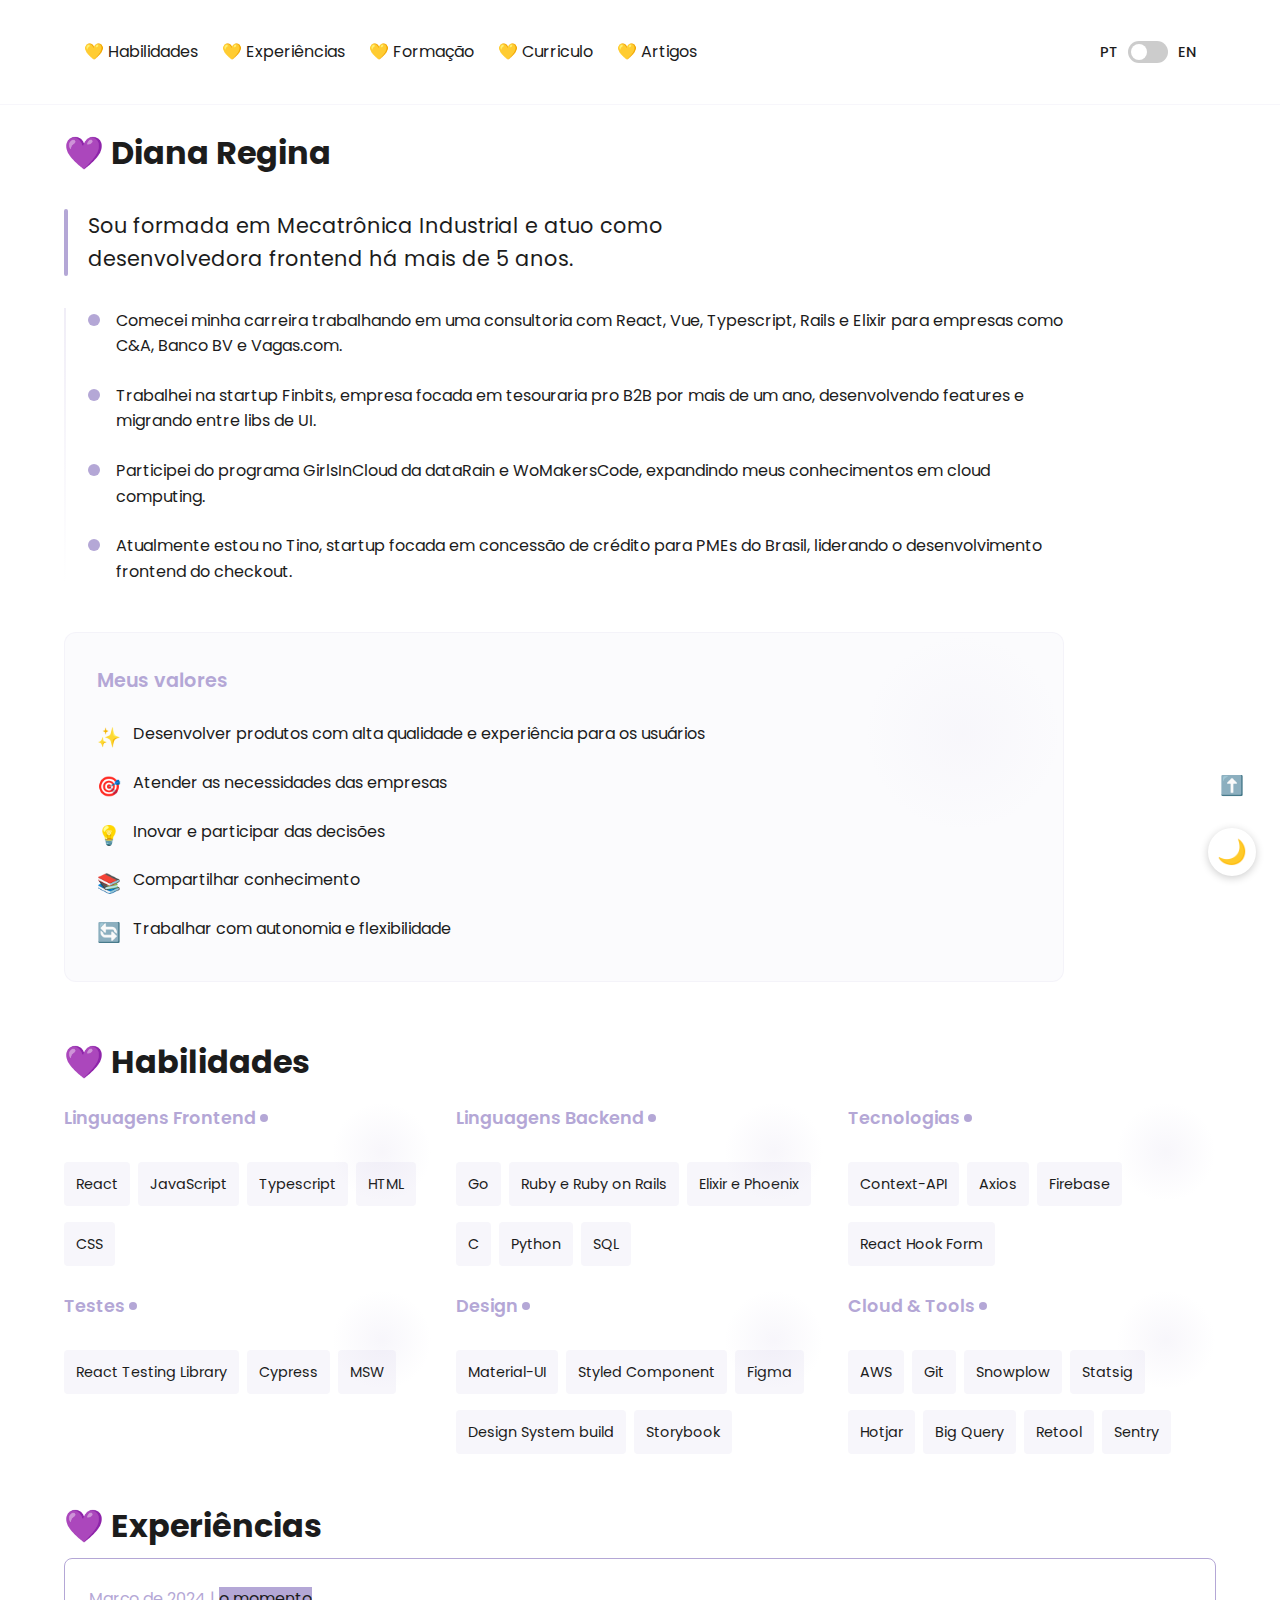
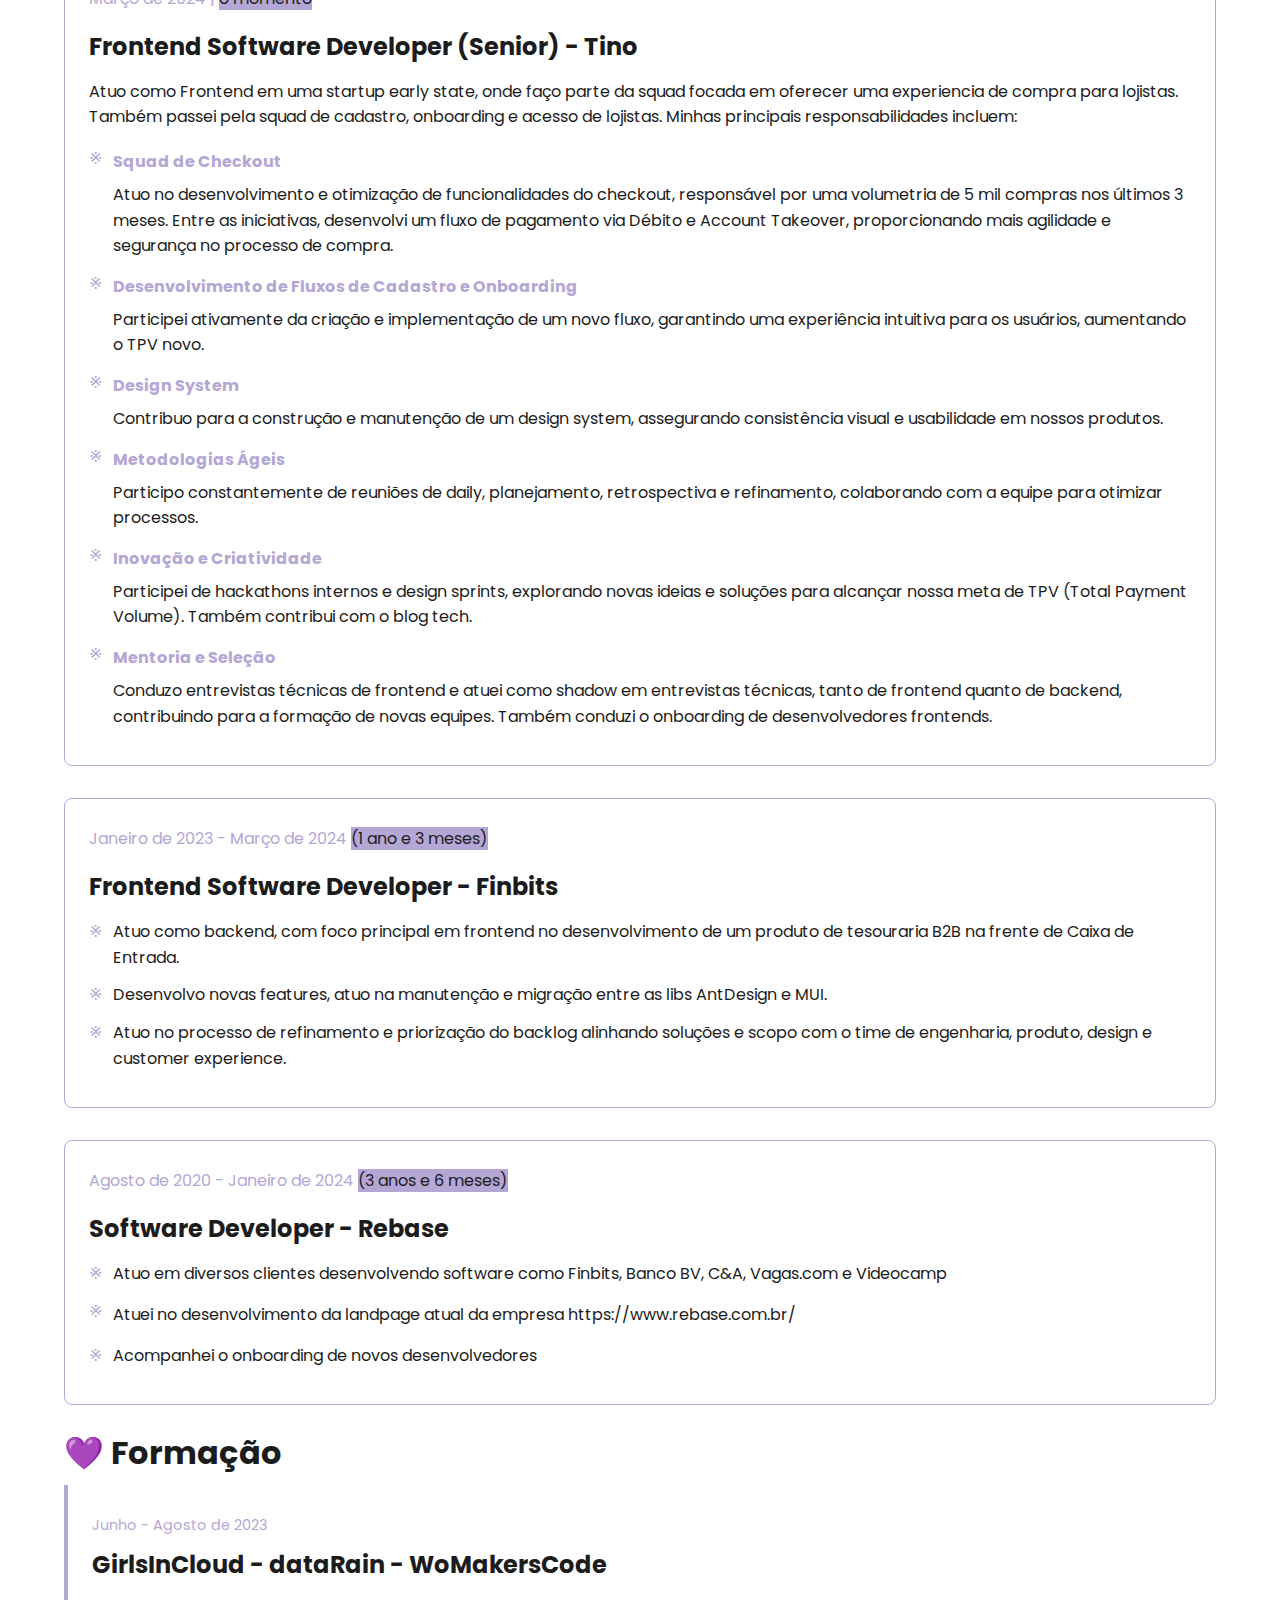
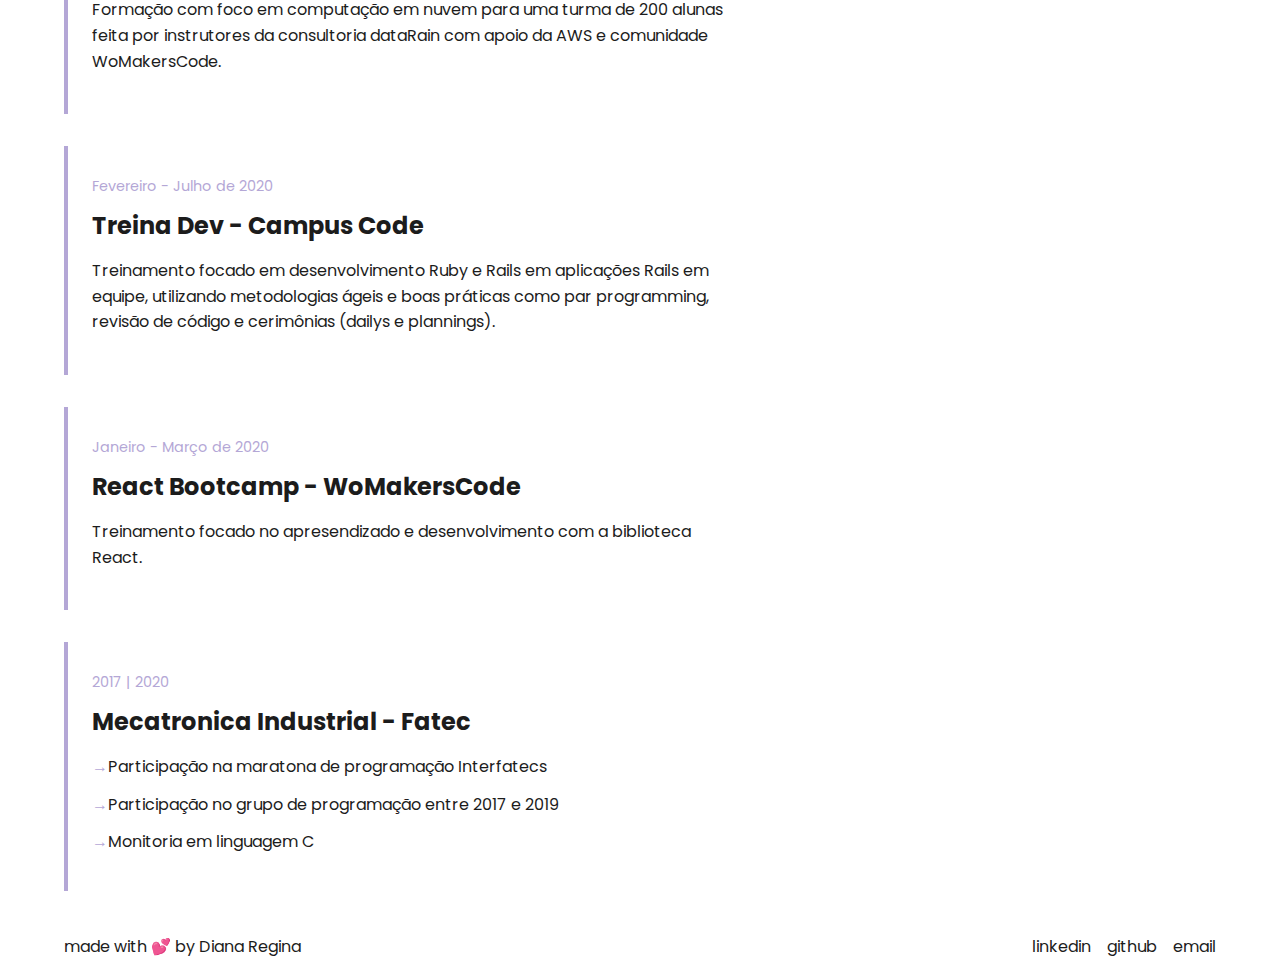
<file: index.html>
<!DOCTYPE html>
<html lang="pt-BR">

<head>
  <meta charset="utf-8" />
  <meta name="viewport" content="width=device-width, initial-scale=1.0" />
  <link rel="stylesheet" href="styles/main.css" />
  <link rel="shortcut icon" href="favicon.png" type="image/png" />
  <title>Diana Regina | Software Developer</title>
  <meta name="author" content="Diana Regina" />
  <meta name="keywords" content="Diana, Regina, Dev, HTML, CSS, JavaScript, Typescript, Vue, Elixir, Phoenix, AWS" />
  <meta name="description"
    content="Diana Regina é desenvolvedora de software (com foco em frontend) que trabalha com React, Typescript, Vue, Rails e Elixir." />
</head>

<body>
  <!-- Start Header -->
  <header class="header">
    <div class="header__container">
      <button class="burger-menu" aria-label="Toggle navigation">
        <span></span>
        <span></span>
        <span></span>
      </button>

      <div class="mobile-header">
        <div class="language-toggle-container">
          <span class="lang-label">PT</span>
          <label class="language-toggle">
            <input type="checkbox" id="language-switch" aria-label="Toggle language">
            <span class="slider"></span>
          </label>
          <span class="lang-label">EN</span>
        </div>
      </div>

      <nav class="header__nav">
        <a href="#skills">💛 Habilidades</a>
        <a href="#experience">💛 Experiências</a>
        <a href="#education">💛 Formação</a>
        <a href="./curriculo.html">💛 Curriculo</a>
        <a href="./articles.html">💛 Artigos</a>
      </nav>

      <div class="language-toggle-container">
        <span class="lang-label">PT</span>
        <label class="language-toggle">
          <input type="checkbox" id="language-switch" aria-label="Toggle language">
          <span class="slider"></span>
        </label>
        <span class="lang-label">EN</span>
      </div>
    </div>
  </header>
  <!-- End Header-->

  <button id="scroll-to-top" class="floating-scroll-top" aria-label="Scroll to top">⬆️</button>
  <button id="theme-toggle" class="floating-theme-toggle" aria-label="Toggle dark mode">🌙</button>

  <!-- Start About Section -->
  <section id="about">
    <div class="about__content">
      <h1>💜 Diana Regina</h1>
      <div class="about__container">
        <div class="about__main">
          <p class="about__intro">
            Sou formada em Mecatrônica Industrial e atuo como desenvolvedora frontend há mais de 5 anos.
          </p>
          
          <div class="about__journey">
            <div class="about__journey-item">
              <div class="about__journey-marker"></div>
              <div class="about__journey-content">
                <p>Comecei minha carreira trabalhando em uma consultoria com React, Vue, Typescript, Rails e Elixir para empresas como C&A, Banco BV e Vagas.com.</p>
              </div>
            </div>
            
            <div class="about__journey-item">
              <div class="about__journey-marker"></div>
              <div class="about__journey-content">
                <p>Trabalhei na startup Finbits, empresa focada em tesouraria pro B2B por mais de um ano, desenvolvendo features e migrando entre libs de UI.</p>
              </div>
            </div>
            
            <div class="about__journey-item">
              <div class="about__journey-marker"></div>
              <div class="about__journey-content">
                <p>Participei do programa GirlsInCloud da dataRain e WoMakersCode, expandindo meus conhecimentos em cloud computing.</p>
              </div>
            </div>
            
            <div class="about__journey-item">
              <div class="about__journey-marker"></div>
              <div class="about__journey-content">
                <p>Atualmente estou no Tino, startup focada em concessão de crédito para PMEs do Brasil, liderando o desenvolvimento frontend do checkout.</p>
              </div>
            </div>
          </div>
        </div>

        <div class="about__values">
          <h3>Meus valores</h3>
          <ul class="about__values-list">
            <li>
              <span class="about__value-icon">✨</span>
              <span>Desenvolver produtos com alta qualidade e experiência para os usuários</span>
            </li>
            <li>
              <span class="about__value-icon">🎯</span>
              <span>Atender as necessidades das empresas</span>
            </li>
            <li>
              <span class="about__value-icon">💡</span>
              <span>Inovar e participar das decisões</span>
            </li>
            <li>
              <span class="about__value-icon">📚</span>
              <span>Compartilhar conhecimento</span>
            </li>
            <li>
              <span class="about__value-icon">🔄</span>
              <span>Trabalhar com autonomia e flexibilidade</span>
            </li>
          </ul>
        </div>
      </div>
    </div>
  </section>
  <!-- End About Section -->

  <!-- Start Skills Section -->
  <section id="skills">
    <h1>💜 Habilidades</h1>

    <div class="skills__inner">
      <div class="skills">
        <h2>Linguagens Frontend</h2>
        <ul>
          <li>React</li>
          <li>JavaScript</li>
          <li>Typescript</li>
          <li>HTML</li>
          <li>CSS</li>
        </ul>
      </div>

      <div class="skills">
        <h2>Linguagens Backend</h2>
        <ul>
          <li>Go</li>
          <li>Ruby e Ruby on Rails</li>
          <li>Elixir e Phoenix</li>
          <li>C</li>
          <li>Python</li>
          <li>SQL</li>
        </ul>
      </div>

      <div class="skills">
        <h2>Tecnologias</h2>
        <ul>
          <li>Context-API</li>
          <li>Axios</li>
          <li>Firebase</li>
          <li>React Hook Form</li>
        </ul>
      </div>

      <div class="skills">
        <h2>Testes</h2>
        <ul>
          <li>React Testing Library</li>
          <li>Cypress</li>
          <li>MSW</li>
        </ul>
      </div>

      <div class="skills">
        <h2>Design</h2>
        <ul>
          <li>Material-UI</li>
          <li>Styled Component</li>
          <li>Figma</li>
          <li>Design System build</li>
          <li>Storybook</li>
        </ul>
      </div>

      <div class="skills">
        <h2>Cloud & Tools</h2>
        <ul>
          <li>AWS</li>
          <li>Git</li>
          <li>Snowplow</li>
          <li>Statsig</li>
          <li>Hotjar</li>
          <li>Big Query</li>
          <li>Retool</li>
          <li>Sentry</li>
        </ul>
      </div>
    </div>
  </section>
  <!-- End Skills Section -->

  <!-- Start Experience Section -->
  <section id="experience">
    <h1>💜 Experiências</h1>

    <div class="experience__inner">
      <div class="experience__item">
        <time pubdate>Março de 2024 | <span class="clip">o momento</span></time>
        <h2>Frontend Software Developer (Senior) - Tino</h2>
        <p>
          Atuo como Frontend em uma startup early state, onde faço parte da squad focada em oferecer uma experiencia de compra para lojistas. Também passei pela squad de cadastro, onboarding e acesso de lojistas. Minhas principais responsabilidades incluem:
        </p>
        <ul>
          <li>
            <strong>Squad de Checkout</strong>
            Atuo no desenvolvimento e otimização de funcionalidades do checkout, responsável por uma volumetria de 5 mil compras nos últimos 3 meses. Entre as iniciativas, desenvolvi um fluxo de pagamento via Débito e Account Takeover, proporcionando mais agilidade e segurança no processo de compra.
          </li>
          <li>
            <strong>Desenvolvimento de Fluxos de Cadastro e Onboarding</strong>
            Participei ativamente da criação e implementação de um novo fluxo, garantindo uma experiência intuitiva para os usuários, aumentando o TPV novo.
          </li>
          <li>
            <strong>Design System</strong>
            Contribuo para a construção e manutenção de um design system, assegurando consistência visual e usabilidade em nossos produtos.
          </li>
          <li>
            <strong>Metodologias Ágeis</strong>
            Participo constantemente de reuniões de daily, planejamento, retrospectiva e refinamento, colaborando com a equipe para otimizar processos.
          </li>
          <li>
            <strong>Inovação e Criatividade</strong>
            Participei de hackathons internos e design sprints, explorando novas ideias e soluções para alcançar nossa meta de TPV (Total Payment Volume). Também contribui com o blog tech.
          </li>
          <li>
            <strong>Mentoria e Seleção</strong>
            Conduzo entrevistas técnicas de frontend e atuei como shadow em entrevistas técnicas, tanto de frontend quanto de backend, contribuindo para a formação de novas equipes. Também conduzi o onboarding de desenvolvedores frontends.
          </li>
        </ul>
      </div>

      <div class="experience__item">
        <time pubdate>Janeiro de 2023 - Março de 2024 <span class="clip">(1 ano e 3 meses)</span></time>
        <h2>Frontend Software Developer - Finbits</h2>
        <ul>
          <li>Atuo como backend, com foco principal em frontend no desenvolvimento de um produto de tesouraria B2B na frente de Caixa de Entrada.</li>
          <li>Desenvolvo novas features, atuo na manutenção e migração entre as libs AntDesign e MUI.</li>
          <li>Atuo no processo de refinamento e priorização do backlog alinhando soluções e scopo com o time de engenharia, produto, design e customer experience.</li>
        </ul>
      </div>

      <div class="experience__item">
        <time pubdate>Agosto de 2020 - Janeiro de 2024 <span class="clip">(3 anos e 6 meses)</span></time>
        <h2>Software Developer - Rebase</h2>
        <ul>
          <li>Atuo em diversos clientes desenvolvendo software como Finbits, Banco BV, C&A, Vagas.com e Videocamp</li>
          <li>
            Atuei no desenvolvimento da landpage atual da empresa
            <a href="https://www.rebase.com.br/" target="_blank" rel="noopener noreferrer">
              https://www.rebase.com.br/
            </a>
          </li>
          <li>Acompanhei o onboarding de novos desenvolvedores</li>
        </ul>
      </div>
    </div>
  </section>
  <!-- End Experience Section -->

  <!-- Start Education Section -->
  <section id="education">
    <h1>💜 Formação</h1>

    <div class="education__inner">
      <div class="education__item">
        <time pubdate>Junho - Agosto de 2023</time>
        <h2>GirlsInCloud - dataRain - WoMakersCode</h2>
        <p>
          Formação com foco em computação em nuvem para uma turma de 200
          alunas feita por instrutores da consultoria dataRain com apoio da
          AWS e comunidade WoMakersCode.
        </p>
      </div>

      <div class="education__item">
        <time pubdate>Fevereiro - Julho de 2020</time>
        <h2>Treina Dev - Campus Code</h2>
        <p>
          Treinamento focado em desenvolvimento Ruby e Rails em aplicações
          Rails em equipe, utilizando metodologias ágeis e boas práticas como
          par programming, revisão de código e cerimônias (dailys e
          plannings).
        </p>
      </div>

      <div class="education__item">
        <time pubdate>Janeiro - Março de 2020</time>
        <h2>React Bootcamp - WoMakersCode</h2>
        <p>
          Treinamento focado no apresendizado e desenvolvimento com a
          biblioteca React.
        </p>
      </div>

      <div class="education__item">
        <time pubdate>2017 | 2020</time>
        <h2>Mecatronica Industrial - Fatec</h2>
        <ul>
          <li>Participação na maratona de programação Interfatecs</li>
          <li>Participação no grupo de programação entre 2017 e 2019</li>
          <li>Monitoria em linguagem C</li>
        </ul>
      </div>
    </div>
  </section>
  <!-- End Education Section -->

  <!-- Start Footer -->
  <footer class="footer">
    <p>made with 💕 by Diana Regina</p>
    <nav>
      <ul class="flex">
        <li>
          <a href="https://www.linkedin.com/in/diana-regina/" target="_blank" rel="noopener noreferrer">
            linkedin
          </a>
        </li>
        <li>
          <a href="https://github.com/reginadiana" target="_blank" rel="noopener noreferrer">
            github
          </a>
        </li>
        <li><a href="mailto:dianareginadr19@gmail.com">email</a></li>
      </ul>
    </nav>
  </footer>
  <!-- End Footer -->

  <!-- Scripts -->
  <script src="scripts/translations.js"></script>
  <script src="scripts/language.js"></script>
  <script src="scripts/index-translations.js"></script>
  <script>
    document.addEventListener('DOMContentLoaded', function() {
      // Theme toggle functionality
      const themeToggle = document.getElementById('theme-toggle');
      const scrollToTopButton = document.getElementById('scroll-to-top');
      const prefersDarkScheme = window.matchMedia('(prefers-color-scheme: dark)');
      
      // Check for saved theme preference or use system preference
      const currentTheme = localStorage.getItem('theme') || 
        (prefersDarkScheme.matches ? 'dark' : 'light');
      
      // Apply the saved theme
      document.body.setAttribute('data-theme', currentTheme);
      updateThemeIcon(currentTheme);
      
      // Toggle theme on button click
      themeToggle.addEventListener('click', () => {
        const newTheme = document.body.getAttribute('data-theme') === 'light' ? 'dark' : 'light';
        document.body.setAttribute('data-theme', newTheme);
        localStorage.setItem('theme', newTheme);
        updateThemeIcon(newTheme);
      });
      
      function updateThemeIcon(theme) {
        themeToggle.textContent = theme === 'light' ? '🌙' : '☀️';
      }

      // Handle scroll behavior for theme toggle
      window.addEventListener('scroll', function() {
        const scrollPosition = window.scrollY + window.innerHeight;
        const footer = document.querySelector('footer');
        const footerPosition = footer.offsetTop;

        if (scrollPosition >= footerPosition) {
          themeToggle.classList.add('hidden');
        } else {
          themeToggle.classList.remove('hidden');
        }
      });

      // Scroll to top functionality
      scrollToTopButton.addEventListener('click', function() {
        window.scrollTo({ top: 0, behavior: 'smooth' });
      });

      // Language toggle functionality
      const languageSwitch = document.getElementById('language-switch');
      console.log('Language switch element:', languageSwitch);
      
      if (languageSwitch) {
        // Always set Portuguese as default, but respect saved preferences
        const savedLanguage = localStorage.getItem('language');
        const currentLanguage = savedLanguage || 'pt';
        console.log('Current language:', currentLanguage);
        
        // Apply the language
        document.body.setAttribute('data-language', currentLanguage);
        languageSwitch.checked = currentLanguage === 'en';
        
        // If saved language is English, update content accordingly
        if (currentLanguage === 'en') {
          updateContent('en');
        } else {
          // Force Portuguese otherwise
          localStorage.setItem('language', 'pt');
        }
        
        // Toggle language on switch change
        languageSwitch.addEventListener('change', function() {
          console.log('Toggle clicked, new state:', this.checked);
          const newLanguage = this.checked ? 'en' : 'pt';
          document.body.setAttribute('data-language', newLanguage);
          localStorage.setItem('language', newLanguage);
          updateContent(newLanguage);
        });
      } else {
        console.error('Language switch element not found!');
      }
      
      // Translations for index.html
      const translations = {
        en: {
          'nav-curriculum': '💛 Resume',
          'nav-articles': '💛 Articles',
          'about-title': '💜 Diana Regina',
          'about-intro': 'I have a degree in Industrial Mechatronics and have been working as a frontend developer for over 5 years.',
          'journey-1': 'I started my career working at a consultancy with React, Vue, Typescript, Rails, and Elixir for companies like C&A, Banco BV, and Vagas.com.',
          'journey-2': 'I worked at the startup Finbits, a company focused on B2B treasury for over a year, developing features and migrating between UI libraries.',
          'journey-3': 'I participated in the GirlsInCloud program by dataRain and WoMakersCode, expanding my knowledge in cloud computing.',
          'journey-4': 'I\'m currently at Tino, a startup focused on lending to SMEs in Brazil, leading frontend checkout development.',
          'values-title': 'My values',
          'value-1': 'Develop products with high quality and experience for users',
          'value-2': 'Meet company needs',
          'value-3': 'Innovate and participate in decisions',
          'value-4': 'Share knowledge',
          'value-5': 'Work with autonomy and flexibility',
          'skills-title': '💜 Skills',
          'frontend-title': 'Frontend Languages',
          'backend-title': 'Backend Languages',
          'technologies-title': 'Technologies',
          'testing-title': 'Testing',
          'design-title': 'Design',
          'cloud-title': 'Cloud & Tools',
          'experience-title': '💜 Experience',
          'experience-tino-title': 'Frontend Software Developer (Senior) - Tino',
          'education-title': '💜 Education',
          'footer-made': 'made with 💕 by Diana Regina',
          // Add more translations as needed
        },
        pt: {
          'nav-curriculum': '💛 Curriculo',
          'nav-articles': '💛 Artigos',
          'about-title': '💜 Diana Regina',
          'about-intro': 'Sou formada em Mecatrônica Industrial e atuo como desenvolvedora frontend há mais de 5 anos.',
          'journey-1': 'Comecei minha carreira trabalhando em uma consultoria com React, Vue, Typescript, Rails e Elixir para empresas como C&A, Banco BV e Vagas.com.',
          'journey-2': 'Trabalhei na startup Finbits, empresa focada em tesouraria pro B2B por mais de um ano, desenvolvendo features e migrando entre libs de UI.',
          'journey-3': 'Participei do programa GirlsInCloud da dataRain e WoMakersCode, expandindo meus conhecimentos em cloud computing.',
          'journey-4': 'Atualmente estou no Tino, startup focada em concessão de crédito para PMEs do Brasil, liderando o desenvolvimento frontend do checkout.',
          'values-title': 'Meus valores',
          'value-1': 'Desenvolver produtos com alta qualidade e experiência para os usuários',
          'value-2': 'Atender as necessidades das empresas',
          'value-3': 'Inovar e participar das decisões',
          'value-4': 'Compartilhar conhecimento',
          'value-5': 'Trabalhar com autonomia e flexibilidade',
          'skills-title': '💜 Habilidades',
          'frontend-title': 'Linguagens Frontend',
          'backend-title': 'Linguagens Backend',
          'technologies-title': 'Tecnologias',
          'testing-title': 'Testes',
          'design-title': 'Design',
          'cloud-title': 'Cloud & Tools',
          'experience-title': '💜 Experiências',
          'experience-tino-title': 'Frontend Software Developer (Senior) - Tino',
          'education-title': '💜 Formação',
          'footer-made': 'made with 💕 by Diana Regina',
          // Add more translations as needed
        }
      };
      
      // Function to update content based on selected language
      function updateContent(language) {
        console.log('Updating content to language:', language);
        try {
          // Update navigation
          document.querySelectorAll('.header__nav a')[0].textContent = translations[language]['nav-curriculum'];
          document.querySelectorAll('.header__nav a')[1].textContent = translations[language]['nav-articles'];
          
          // Update about section
          document.querySelector('#about h1').textContent = translations[language]['about-title'];
          document.querySelector('.about__intro').textContent = translations[language]['about-intro'];
          
          // Update journey items
          const journeyItems = document.querySelectorAll('.about__journey-item .about__journey-content p');
          journeyItems[0].textContent = translations[language]['journey-1'];
          journeyItems[1].textContent = translations[language]['journey-2'];
          journeyItems[2].textContent = translations[language]['journey-3'];
          journeyItems[3].textContent = translations[language]['journey-4'];
          
          // Update values
          document.querySelector('.about__values h3').textContent = translations[language]['values-title'];
          const valueItems = document.querySelectorAll('.about__values-list li span:not(.about__value-icon)');
          valueItems[0].textContent = translations[language]['value-1'];
          valueItems[1].textContent = translations[language]['value-2'];
          valueItems[2].textContent = translations[language]['value-3'];
          valueItems[3].textContent = translations[language]['value-4'];
          valueItems[4].textContent = translations[language]['value-5'];
          
          // Update skills section
          document.querySelector('#skills h1').textContent = translations[language]['skills-title'];
          const skillTitles = document.querySelectorAll('.skills h2');
          skillTitles[0].textContent = translations[language]['frontend-title'];
          skillTitles[1].textContent = translations[language]['backend-title'];
          skillTitles[2].textContent = translations[language]['technologies-title'];
          skillTitles[3].textContent = translations[language]['testing-title'];
          skillTitles[4].textContent = translations[language]['design-title'];
          skillTitles[5].textContent = translations[language]['cloud-title'];
          
          // Update experience section
          document.querySelector('#experience h1').textContent = translations[language]['experience-title'];
          document.querySelector('.experience__item h2').textContent = translations[language]['experience-tino-title'];
          
          // Update education section
          document.querySelector('#education h1').textContent = translations[language]['education-title'];
          
          // Update footer
          document.querySelector('footer p').textContent = translations[language]['footer-made'];
        } catch (error) {
          console.error('Error updating content:', error);
        }
      }
    });
  </script>
</body>

</html>
</file>
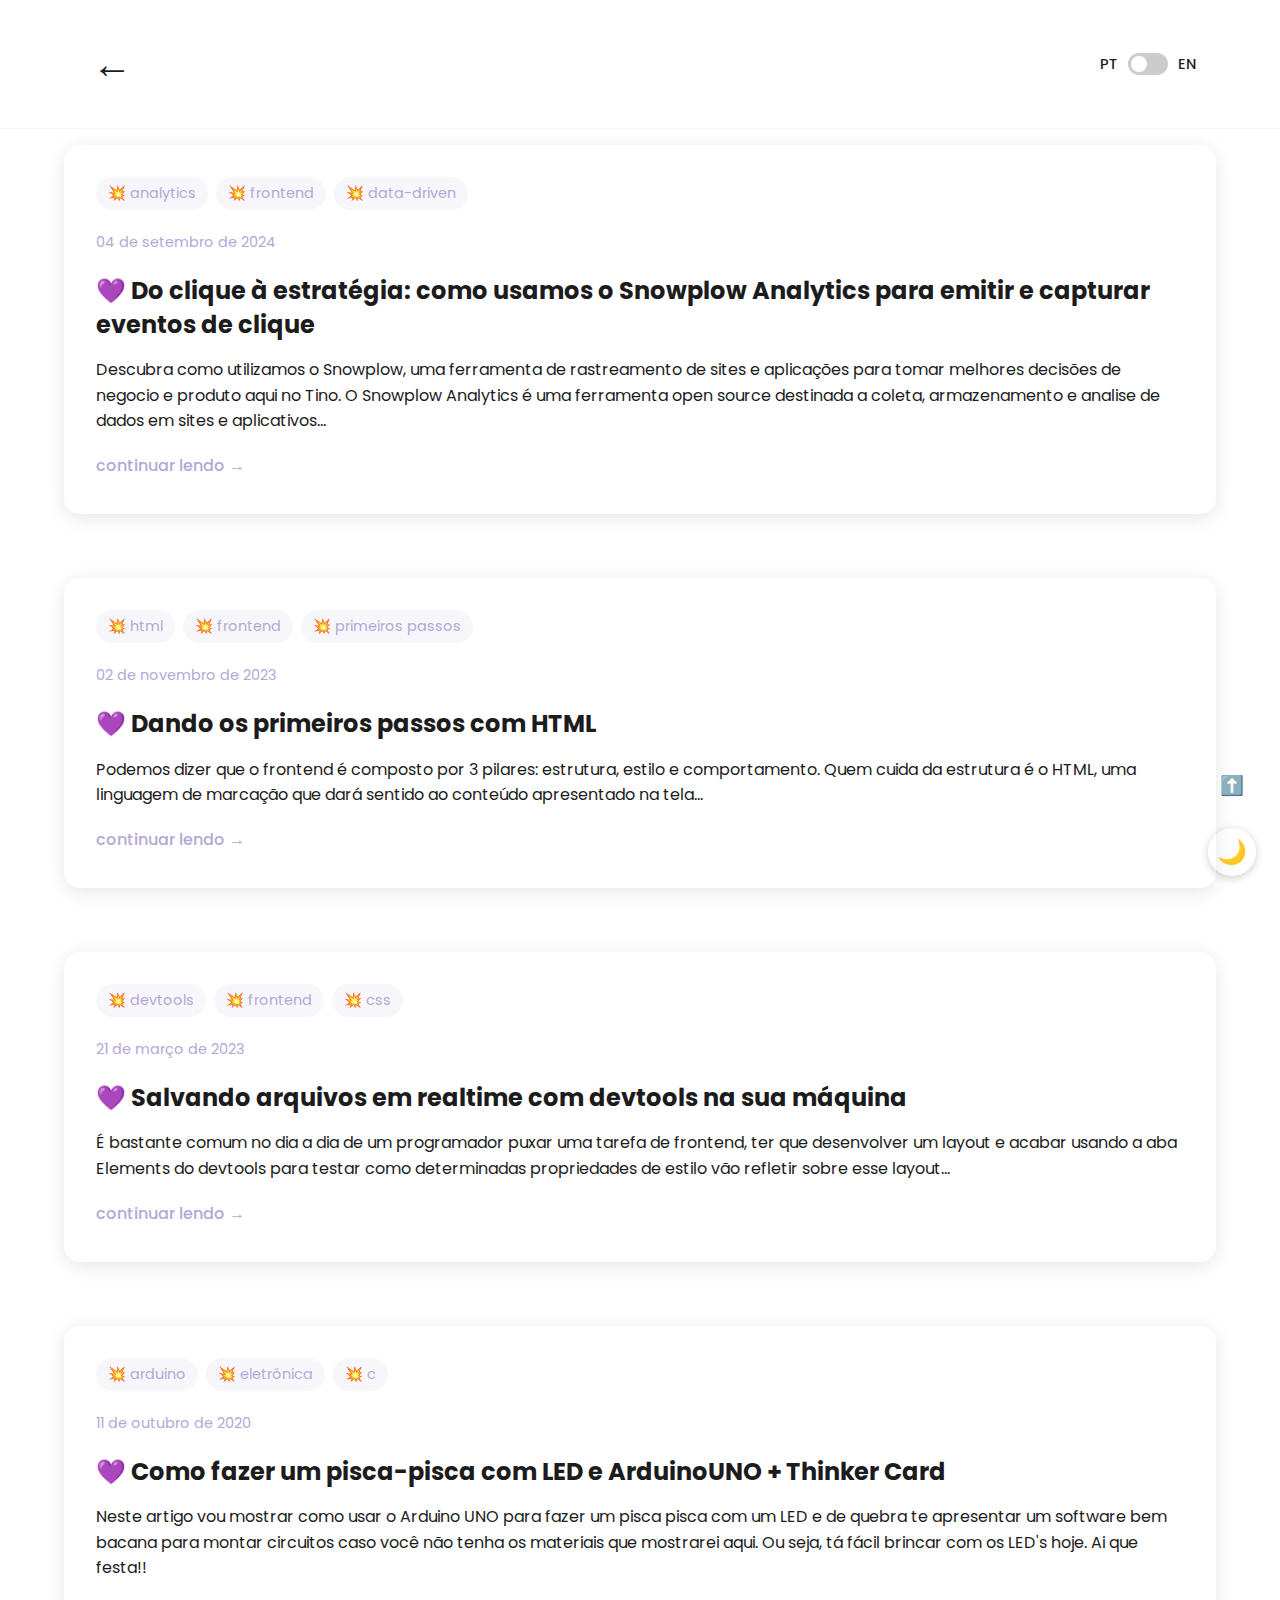
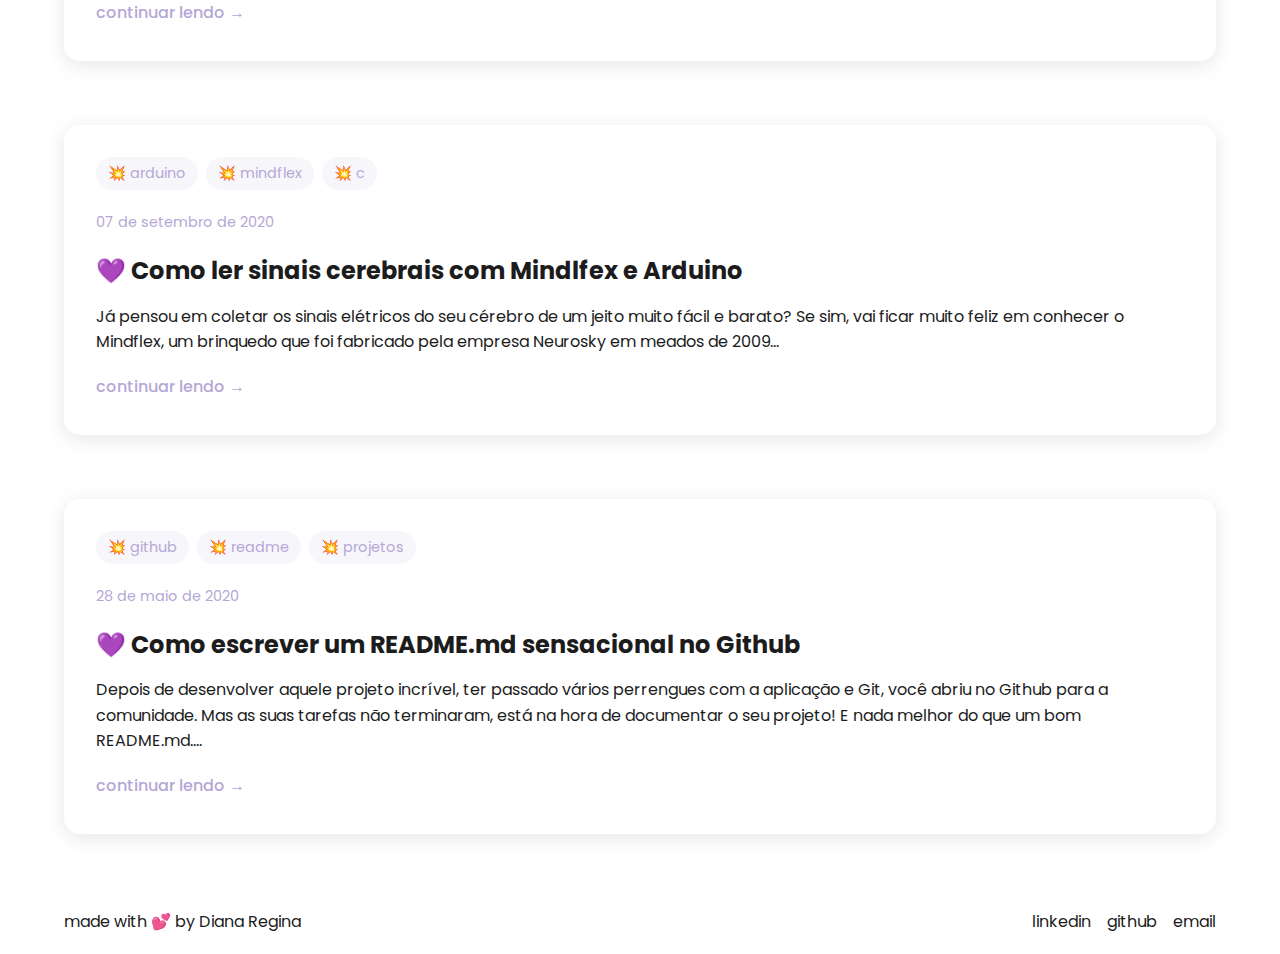
<file: articles.html>
<!DOCTYPE html>
<html lang="pt-BR">
  <head>
    <meta charset="utf-8" />
    <meta name="viewport" content="width=device-width, initial-scale=1.0" />
    <link rel="stylesheet" href="styles/main.css" />
    <link rel="shortcut icon" href="favicon.png" type="image/png" />
    <title>Diana Regina | Software Developer</title>
    <meta name="author" content="Diana Regina" />
    <meta
      name="keywords"
      content="Diana, Regina, Dev, HTML, CSS, JavaScript, Typescript, Vue, Elixir, Phoenix, AWS"
    />
    <meta
      name="description"
      content="Diana Regina é desenvolvedora de software (com foco em frontend) que trabalha com React, Typescript, Vue, Rails e Elixir."
    />
  </head>
  <body>
    <!-- Start Header -->
    <header class="header">
      <div class="header__container">
        <a class="header__btn" href="./index.html">←</a>
        <div class="language-toggle-container">
          <span class="lang-label">PT</span>
          <label class="language-toggle">
            <input type="checkbox" id="language-switch" aria-label="Toggle language">
            <span class="slider"></span>
          </label>
          <span class="lang-label">EN</span>
        </div>
      </div>
    </header>
    <!-- End Header-->

    <button id="scroll-to-top" class="floating-scroll-top" aria-label="Scroll to top">⬆️</button>
    <button id="theme-toggle" class="floating-theme-toggle" aria-label="Toggle dark mode">🌙</button>

    <section id="article-snowplow">
      <div class="article__card">
        <div class="article__tags">
          <span class="article__tag">💥 analytics</span>
          <span class="article__tag">💥 frontend</span>
          <span class="article__tag">💥 data-driven</span>
        </div>

        <div class="article__content">
          <time pubdate>04 de setembro de 2024</time>
          <h1>💜 Do clique à estratégia: como usamos o Snowplow Analytics para emitir e capturar eventos de clique</h1>
          <p>
            Descubra como utilizamos o Snowplow, uma ferramenta de rastreamento de sites e aplicações para tomar melhores decisões de negocio e produto aqui no Tino. O Snowplow Analytics é uma ferramenta open source destinada a coleta, armazenamento e analise de dados em sites e aplicativos...
          </p>
          <a
            href="https://medium.com/tino-tech/do-clique-%C3%A0-estrat%C3%A9gia-como-usamos-o-snowplow-analytics-para-emitir-e-capturar-eventos-de-clique-fb0bca77e1e4"
            target="_blank"
            rel="noopener noreferrer"
            class="article__link"
          >
            continuar lendo →
          </a>
        </div>
      </div>
    </section>

    <section id="article-html">
      <div class="article__card">
        <div class="article__tags">
          <span class="article__tag">💥 html</span>
          <span class="article__tag">💥 frontend</span>
          <span class="article__tag">💥 primeiros passos</span>
        </div>

        <div class="article__content">
          <time pubdate>02 de novembro de 2023</time>
          <h1>💜 Dando os primeiros passos com HTML</h1>
          <p>
            Podemos dizer que o frontend é composto por 3 pilares: estrutura, estilo e comportamento. 
            Quem cuida da estrutura é o HTML, uma linguagem de marcação que dará sentido ao conteúdo 
            apresentado na tela...
          </p>
          <a
            href="https://medium.com/@dianareginadr19/dando-os-primeiros-passos-com-html-da9524c61d9d"
            target="_blank"
            rel="noopener noreferrer"
            class="article__link"
          >
            continuar lendo →
          </a>
        </div>
      </div>
    </section>

    <section id="article-real-time">
      <div class="article__card">
        <div class="article__tags">
          <span class="article__tag">💥 devtools</span>
          <span class="article__tag">💥 frontend</span>
          <span class="article__tag">💥 css</span>
        </div>

        <div class="article__content">
          <time pubdate>21 de março de 2023</time>
          <h1>💜 Salvando arquivos em realtime com devtools na sua máquina</h1>
          <p>
            É bastante comum no dia a dia de um programador puxar uma tarefa de
            frontend, ter que desenvolver um layout e acabar usando a aba Elements
            do devtools para testar como determinadas propriedades de estilo vão
            refletir sobre esse layout...
          </p>
          <a
            href="https://medium.com/@dianareginadr19/salvando-arquivos-em-realtime-com-devtools-na-sua-m%C3%A1quina-7e99e111c3b4"
            target="_blank"
            rel="noopener noreferrer"
            class="article__link"
          >
            continuar lendo →
          </a>
        </div>
      </div>
    </section>

    <section id="article-arduino">
      <div class="article__card">
        <div class="article__tags">
          <span class="article__tag">💥 arduino</span>
          <span class="article__tag">💥 eletrônica</span>
          <span class="article__tag">💥 c</span>
        </div>

        <div class="article__content">
          <time pubdate>11 de outubro de 2020</time>
          <h1>💜 Como fazer um pisca-pisca com LED e ArduinoUNO + Thinker Card</h1>
          <p>
            Neste artigo vou mostrar como usar o Arduino UNO para fazer um pisca pisca com um LED e de quebra te apresentar um software bem bacana para montar circuitos caso você não tenha os materiais que mostrarei aqui. Ou seja, tá fácil brincar com os LED's hoje. Ai que festa!!
          </p>
          <a
            href="https://dev.to/reginadiana/como-fazer-um-pisca-pisca-com-led-e-arduinouno-thinker-card-2p5d"
            target="_blank"
            rel="noopener noreferrer"
            class="article__link"
          >
            continuar lendo →
          </a>
        </div>
      </div>
    </section>

    <section id="article-mindflex">
      <div class="article__card">
        <div class="article__tags">
          <span class="article__tag">💥 arduino</span>
          <span class="article__tag">💥 mindflex</span>
          <span class="article__tag">💥 c</span>
        </div>

        <div class="article__content">
          <time pubdate>07 de setembro de 2020</time>
          <h1>💜 Como ler sinais cerebrais com Mindlfex e Arduino</h1>
          <p>
            Já pensou em coletar os sinais elétricos do seu cérebro de um jeito muito fácil e barato? Se sim, vai ficar muito feliz em conhecer o Mindflex, um brinquedo que foi fabricado pela empresa Neurosky em meados de 2009...
          </p>
          <a
            href="https://dev.to/reginadiana/como-ler-sinais-cerebrais-com-mindlfex-e-arduino-1o8l"
            target="_blank"
            rel="noopener noreferrer"
            class="article__link"
          >
            continuar lendo →
          </a>
        </div>
      </div>
    </section>

    <section id="article-readme">
      <div class="article__card">
        <div class="article__tags">
          <span class="article__tag">💥 github</span>
          <span class="article__tag">💥 readme</span>
          <span class="article__tag">💥 projetos</span>
        </div>

        <div class="article__content">
          <time pubdate>28 de maio de 2020</time>
          <h1>💜 Como escrever um README.md sensacional no Github</h1>
          <p>
            Depois de desenvolver aquele projeto incrível, ter passado vários
            perrengues com a aplicação e Git, você abriu no Github para a
            comunidade. Mas as suas tarefas não terminaram, está na hora de
            documentar o seu projeto! E nada melhor do que um bom README.md....
          </p>
          <a
            href="https://medium.com/@dianareginadr19/como-escrever-um-readme-md-sensacional-no-github-f6929e60eead"
            target="_blank"
            rel="noopener noreferrer"
            class="article__link"
          >
            continuar lendo →
          </a>
        </div>
      </div>
    </section>

    <!-- Start Footer -->
    <footer class="footer">
      <p>made with 💕 by Diana Regina</p>
      <nav>
        <ul class="flex">
          <li>
            <a
              href="https://www.linkedin.com/in/diana-regina/"
              target="_blank"
              rel="noopener noreferrer"
            >
              linkedin
            </a>
          </li>
          <li>
            <a
              href="https://github.com/reginadiana"
              target="_blank"
              rel="noopener noreferrer"
            >
              github
            </a>
          </li>
          <li><a href="mailto:dianareginadr19@gmail.com">email</a></li>
        </ul>
      </nav>
    </footer>
    <!-- End Footer -->

    <!-- Scripts -->
    <script src="scripts/translations.js"></script>
    <script src="scripts/language.js"></script>
    <script src="scripts/articles-translations.js"></script>
    <script>
      document.addEventListener('DOMContentLoaded', function() {
        const themeToggle = document.getElementById('theme-toggle');
        const scrollToTopButton = document.getElementById('scroll-to-top');
        const prefersDarkScheme = window.matchMedia('(prefers-color-scheme: dark)');
        
        // Check for saved theme preference or use system preference
        const currentTheme = localStorage.getItem('theme') || 
          (prefersDarkScheme.matches ? 'dark' : 'light');
        
        // Apply the saved theme
        document.body.setAttribute('data-theme', currentTheme);
        updateThemeIcon(currentTheme);
        
        // Toggle theme on button click
        themeToggle.addEventListener('click', () => {
          const newTheme = document.body.getAttribute('data-theme') === 'light' ? 'dark' : 'light';
          document.body.setAttribute('data-theme', newTheme);
          localStorage.setItem('theme', newTheme);
          updateThemeIcon(newTheme);
        });
        
        function updateThemeIcon(theme) {
          themeToggle.textContent = theme === 'light' ? '🌙' : '☀️';
        }

        // Handle scroll behavior for theme toggle
        window.addEventListener('scroll', function() {
          const scrollPosition = window.scrollY + window.innerHeight;
          const footer = document.querySelector('footer');
          const footerPosition = footer.offsetTop;

          if (scrollPosition >= footerPosition) {
            themeToggle.classList.add('hidden');
          } else {
            themeToggle.classList.remove('hidden');
          }
        });

        // Scroll to top functionality
        scrollToTopButton.addEventListener('click', function() {
          window.scrollTo({ top: 0, behavior: 'smooth' });
        });

        // Language toggle functionality
        const languageSwitch = document.getElementById('language-switch');
        console.log('Language switch element:', languageSwitch);
        
        if (languageSwitch) {
          // Always set Portuguese as default, but respect saved preferences
          const savedLanguage = localStorage.getItem('language');
          const currentLanguage = savedLanguage || 'pt';
          console.log('Current language:', currentLanguage);
          
          // Apply the language
          document.body.setAttribute('data-language', currentLanguage);
          languageSwitch.checked = currentLanguage === 'en';
          
          // If saved language is English, update content accordingly
          if (currentLanguage === 'en') {
            updateContent('en');
          } else {
            // Force Portuguese otherwise
            localStorage.setItem('language', 'pt');
          }
          
          // Toggle language on switch change
          languageSwitch.addEventListener('change', function() {
            console.log('Toggle clicked, new state:', this.checked);
            const newLanguage = this.checked ? 'en' : 'pt';
            document.body.setAttribute('data-language', newLanguage);
            localStorage.setItem('language', newLanguage);
            updateContent(newLanguage);
          });
        } else {
          console.error('Language switch element not found!');
        }

        // Translations for articles.html
        const translations = {
          en: {
            'back-button': '←',
            'article-tag-analytics': '💥 analytics',
            'article-tag-frontend': '💥 frontend',
            'article-tag-data-driven': '💥 data-driven',
            'article-snowplow-title': '💜 From click to strategy: how we use Snowplow Analytics to emit and capture click events',
            'article-snowplow-content': 'Discover how we use Snowplow, a website and application tracking tool to make better business and product decisions here at Tino. Snowplow Analytics is an open source tool for collecting, storing and analyzing data on websites and applications...',
            'article-link': 'continue reading →',
            'article-tag-html': '💥 html',
            'article-tag-first-steps': '💥 first steps',
            'article-html-title': '💜 Taking the first steps with HTML',
            'article-html-content': 'We can say that frontend is composed of 3 pillars: structure, style and behavior. HTML takes care of the structure, a markup language that will give meaning to the content presented on the screen...',
            'article-tag-devtools': '💥 devtools',
            'article-tag-css': '💥 css',
            'article-realtime-title': '💜 Saving files in realtime with devtools on your machine',
            'article-realtime-content': 'It\'s quite common in a programmer\'s daily life to pull a frontend task, have to develop a layout and end up using the Elements tab of devtools to test how certain style properties will reflect on that layout...',
            'article-tag-arduino': '💥 arduino',
            'article-tag-electronics': '💥 electronics',
            'article-tag-c': '💥 c',
            'article-arduino-title': '💜 How to make a LED blinker with Arduino UNO + Thinker Card',
            'article-arduino-content': 'In this article I will show you how to use Arduino UNO to make a LED blinker and also introduce you to some nice software to assemble circuits in case you don\'t have the materials I\'ll show here. In other words, it\'s easy to play with LEDs today. What a party!!',
            'article-tag-mindflex': '💥 mindflex',
            'article-mindflex-title': '💜 How to read brain signals with Mindlfex and Arduino',
            'article-mindflex-content': 'Have you ever thought about collecting the electrical signals from your brain in a very easy and inexpensive way? If so, you\'ll be very happy to meet the Mindflex, a toy that was manufactured by Neurosky company around 2009...',
            'article-tag-github': '💥 github',
            'article-tag-readme': '💥 readme',
            'article-tag-projects': '💥 projects',
            'article-readme-title': '💜 How to write an amazing README.md on Github',
            'article-readme-content': 'After developing that amazing project, having gone through several troubles with the application and Git, you opened it on Github for the community. But your tasks are not over, it\'s time to document your project! And nothing better than a good README.md....',
            'footer-made': 'made with 💕 by Diana Regina',
          },
          pt: {
            'back-button': '←',
            'article-tag-analytics': '💥 analytics',
            'article-tag-frontend': '💥 frontend',
            'article-tag-data-driven': '💥 data-driven',
            'article-snowplow-title': '💜 Do clique à estratégia: como usamos o Snowplow Analytics para emitir e capturar eventos de clique',
            'article-snowplow-content': 'Descubra como utilizamos o Snowplow, uma ferramenta de rastreamento de sites e aplicações para tomar melhores decisões de negocio e produto aqui no Tino. O Snowplow Analytics é uma ferramenta open source destinada a coleta, armazenamento e analise de dados em sites e aplicativos...',
            'article-link': 'continuar lendo →',
            'article-tag-html': '💥 html',
            'article-tag-first-steps': '💥 primeiros passos',
            'article-html-title': '💜 Dando os primeiros passos com HTML',
            'article-html-content': 'Podemos dizer que o frontend é composto por 3 pilares: estrutura, estilo e comportamento. Quem cuida da estrutura é o HTML, uma linguagem de marcação que dará sentido ao conteúdo apresentado na tela...',
            'article-tag-devtools': '💥 devtools',
            'article-tag-css': '💥 css',
            'article-realtime-title': '💜 Salvando arquivos em realtime com devtools na sua máquina',
            'article-realtime-content': 'É bastante comum no dia a dia de um programador puxar uma tarefa de frontend, ter que desenvolver um layout e acabar usando a aba Elements do devtools para testar como determinadas propriedades de estilo vão refletir sobre esse layout...',
            'article-tag-arduino': '💥 arduino',
            'article-tag-electronics': '💥 eletrônica',
            'article-tag-c': '💥 c',
            'article-arduino-title': '💜 Como fazer um pisca-pisca com LED e ArduinoUNO + Thinker Card',
            'article-arduino-content': 'Neste artigo vou mostrar como usar o Arduino UNO para fazer um pisca pisca com um LED e de quebra te apresentar um software bem bacana para montar circuitos caso você não tenha os materiais que mostrarei aqui. Ou seja, tá fácil brincar com os LED\'s hoje. Ai que festa!!',
            'article-tag-mindflex': '💥 mindflex',
            'article-mindflex-title': '💜 Como ler sinais cerebrais com Mindlfex e Arduino',
            'article-mindflex-content': 'Já pensou em coletar os sinais elétricos do seu cérebro de um jeito muito fácil e barato? Se sim, vai ficar muito feliz em conhecer o Mindflex, um brinquedo que foi fabricado pela empresa Neurosky em meados de 2009...',
            'article-tag-github': '💥 github',
            'article-tag-readme': '💥 readme',
            'article-tag-projects': '💥 projetos',
            'article-readme-title': '💜 Como escrever um README.md sensacional no Github',
            'article-readme-content': 'Depois de desenvolver aquele projeto incrível, ter passado vários perrengues com a aplicação e Git, você abriu no Github para a comunidade. Mas as suas tarefas não terminaram, está na hora de documentar o seu projeto! E nada melhor do que um bom README.md....',
            'footer-made': 'made with 💕 by Diana Regina',
          }
        };
        
        // Function to update content based on selected language
        function updateContent(language) {
          try {
            console.log('Updating content to language:', language);
            // Update back button
            document.querySelector('.header__btn').textContent = translations[language]['back-button'];
            
            // Update article cards - Snowplow
            document.querySelector('#article-snowplow .article__tag:nth-child(1)').textContent = translations[language]['article-tag-analytics'];
            document.querySelector('#article-snowplow .article__tag:nth-child(2)').textContent = translations[language]['article-tag-frontend'];
            document.querySelector('#article-snowplow .article__tag:nth-child(3)').textContent = translations[language]['article-tag-data-driven'];
            document.querySelector('#article-snowplow h1').textContent = translations[language]['article-snowplow-title'];
            document.querySelector('#article-snowplow p').textContent = translations[language]['article-snowplow-content'];
            document.querySelector('#article-snowplow .article__link').textContent = translations[language]['article-link'];
            
            // Update article cards - HTML
            document.querySelector('#article-html .article__tag:nth-child(1)').textContent = translations[language]['article-tag-html'];
            document.querySelector('#article-html .article__tag:nth-child(2)').textContent = translations[language]['article-tag-frontend'];
            document.querySelector('#article-html .article__tag:nth-child(3)').textContent = translations[language]['article-tag-first-steps'];
            document.querySelector('#article-html h1').textContent = translations[language]['article-html-title'];
            document.querySelector('#article-html p').textContent = translations[language]['article-html-content'];
            document.querySelector('#article-html .article__link').textContent = translations[language]['article-link'];
            
            // Update article cards - Realtime
            document.querySelector('#article-real-time .article__tag:nth-child(1)').textContent = translations[language]['article-tag-devtools'];
            document.querySelector('#article-real-time .article__tag:nth-child(2)').textContent = translations[language]['article-tag-frontend'];
            document.querySelector('#article-real-time .article__tag:nth-child(3)').textContent = translations[language]['article-tag-css'];
            document.querySelector('#article-real-time h1').textContent = translations[language]['article-realtime-title'];
            document.querySelector('#article-real-time p').textContent = translations[language]['article-realtime-content'];
            document.querySelector('#article-real-time .article__link').textContent = translations[language]['article-link'];
            
            // Update article cards - Arduino
            document.querySelector('#article-arduino .article__tag:nth-child(1)').textContent = translations[language]['article-tag-arduino'];
            document.querySelector('#article-arduino .article__tag:nth-child(2)').textContent = translations[language]['article-tag-electronics'];
            document.querySelector('#article-arduino .article__tag:nth-child(3)').textContent = translations[language]['article-tag-c'];
            document.querySelector('#article-arduino h1').textContent = translations[language]['article-arduino-title'];
            document.querySelector('#article-arduino p').textContent = translations[language]['article-arduino-content'];
            document.querySelector('#article-arduino .article__link').textContent = translations[language]['article-link'];
            
            // Update article cards - Mindflex
            document.querySelector('#article-mindflex .article__tag:nth-child(1)').textContent = translations[language]['article-tag-arduino'];
            document.querySelector('#article-mindflex .article__tag:nth-child(2)').textContent = translations[language]['article-tag-mindflex'];
            document.querySelector('#article-mindflex .article__tag:nth-child(3)').textContent = translations[language]['article-tag-c'];
            document.querySelector('#article-mindflex h1').textContent = translations[language]['article-mindflex-title'];
            document.querySelector('#article-mindflex p').textContent = translations[language]['article-mindflex-content'];
            document.querySelector('#article-mindflex .article__link').textContent = translations[language]['article-link'];
            
            // Update article cards - README
            document.querySelector('#article-readme .article__tag:nth-child(1)').textContent = translations[language]['article-tag-github'];
            document.querySelector('#article-readme .article__tag:nth-child(2)').textContent = translations[language]['article-tag-readme'];
            document.querySelector('#article-readme .article__tag:nth-child(3)').textContent = translations[language]['article-tag-projects'];
            document.querySelector('#article-readme h1').textContent = translations[language]['article-readme-title'];
            document.querySelector('#article-readme p').textContent = translations[language]['article-readme-content'];
            document.querySelector('#article-readme .article__link').textContent = translations[language]['article-link'];
            
            // Update footer
            document.querySelector('footer p').textContent = translations[language]['footer-made'];
          } catch (error) {
            console.error('Error updating content:', error);
          }
        }
      });
    </script>
  </body>
</html>
</file>
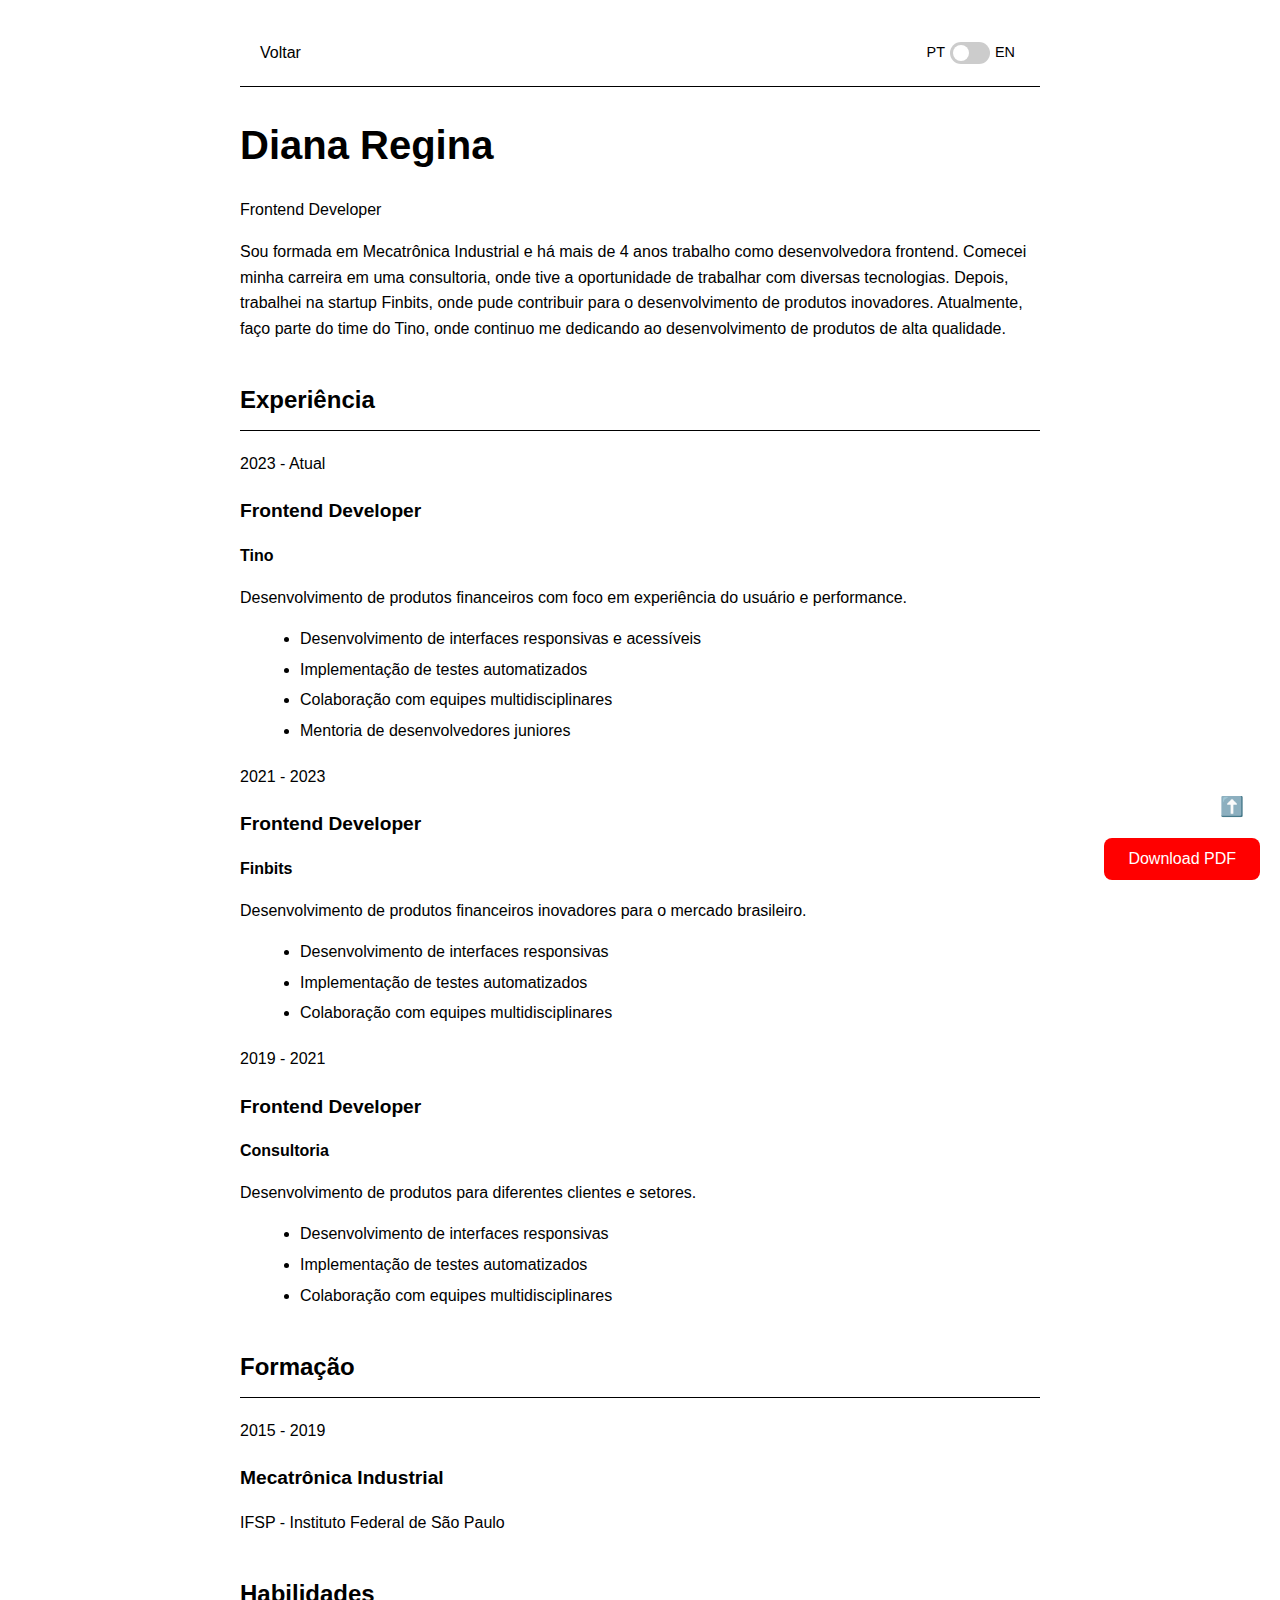
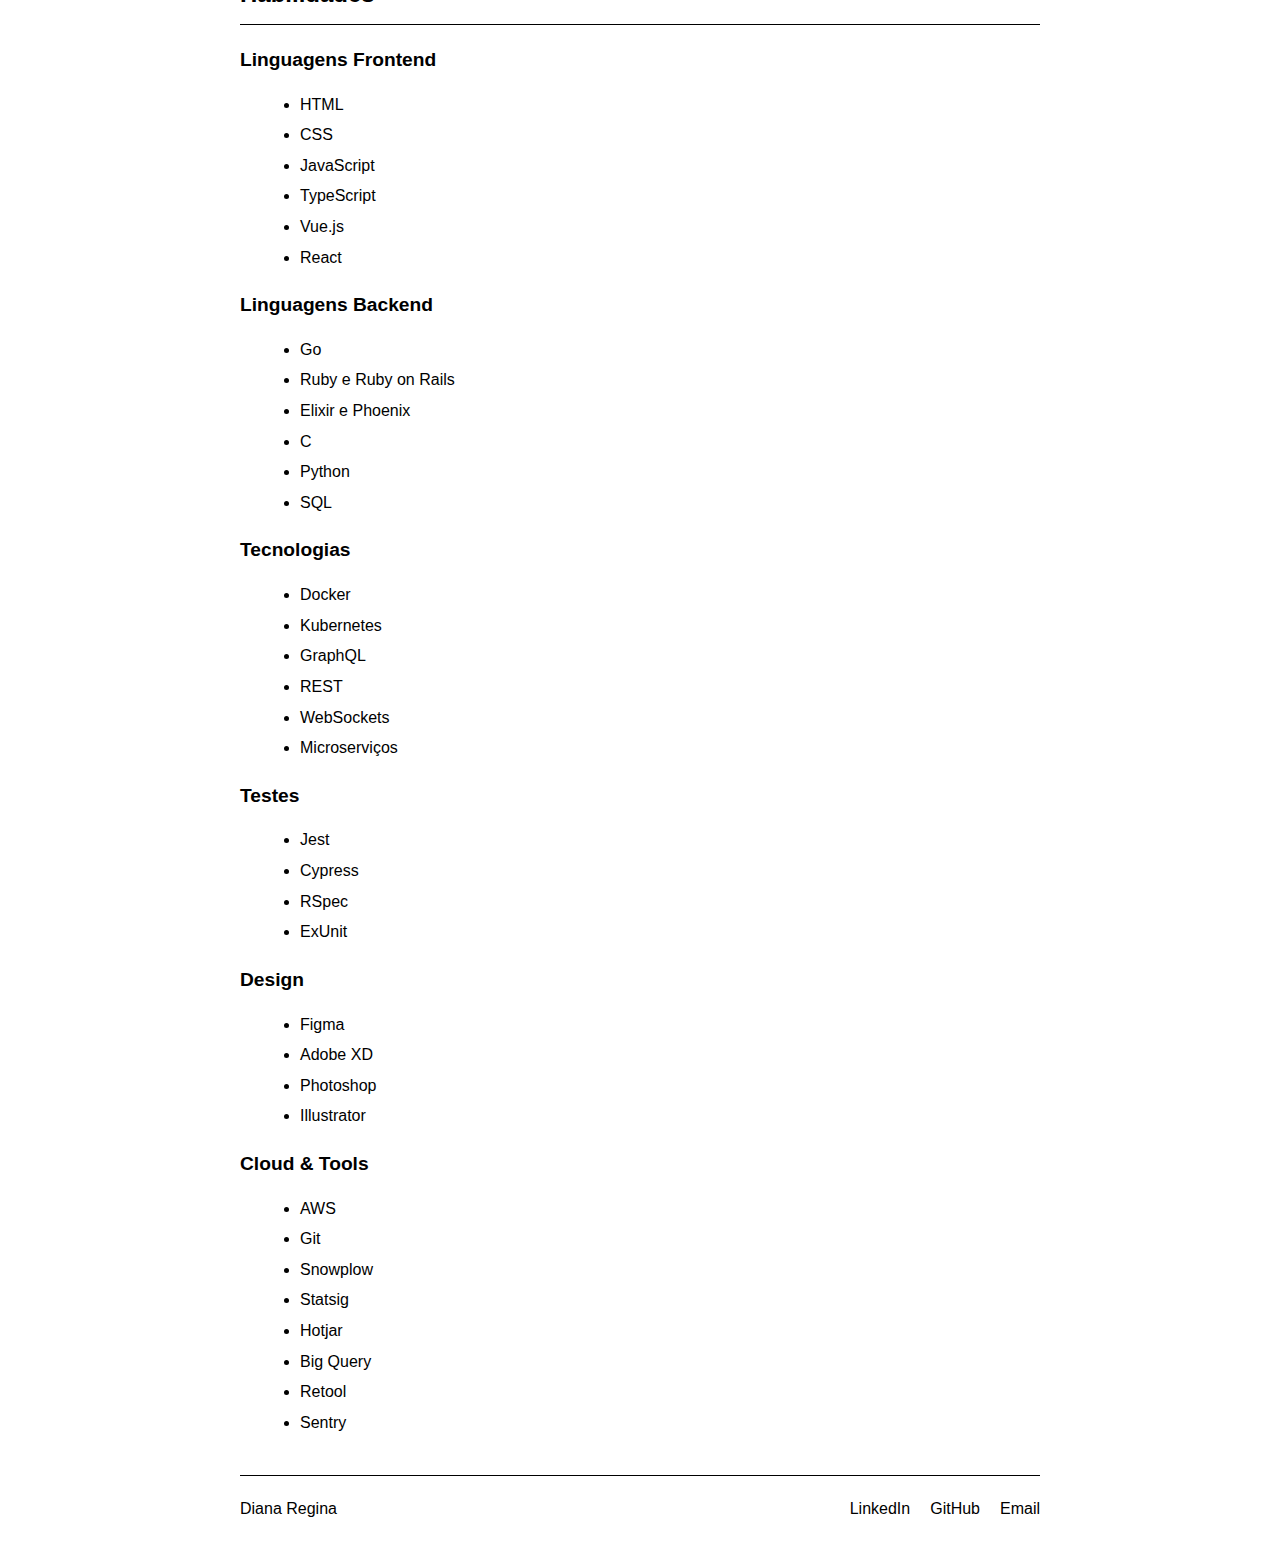
<file: curriculo.html>
<!DOCTYPE html>
<html lang="pt-BR">
  <head>
    <meta charset="utf-8" />
    <meta name="viewport" content="width=device-width, initial-scale=1.0" />
    <link rel="stylesheet" href="styles/curriculo.css" />
    <title>Diana Regina | Currículo</title>
  </head>
  <body>
    <header>
      <a href="./index.html">Voltar</a>
      <div class="language-toggle-container">
        <span class="lang-label">PT</span>
        <label class="language-toggle">
          <input type="checkbox" id="language-switch" aria-label="Toggle language">
          <span class="slider"></span>
        </label>
        <span class="lang-label">EN</span>
      </div>
    </header>

    <button id="scroll-to-top" class="floating-scroll-top" aria-label="Scroll to top">⬆️</button>
    <button id="download-pdf" class="floating-download" aria-label="Download PDF">Download PDF</button>

    <main>
      <section>
        <h1>Diana Regina</h1>
        <p>Frontend Developer</p>
        <p>
          Sou formada em Mecatrônica Industrial e há mais de 4 anos trabalho como desenvolvedora frontend. 
          Comecei minha carreira em uma consultoria, onde tive a oportunidade de trabalhar com diversas tecnologias. 
          Depois, trabalhei na startup Finbits, onde pude contribuir para o desenvolvimento de produtos inovadores. 
          Atualmente, faço parte do time do Tino, onde continuo me dedicando ao desenvolvimento de produtos de alta qualidade.
        </p>
      </section>

      <section>
        <h2>Experiência</h2>
        <div>
          <div>
            <p>2023 - Atual</p>
            <h3>Frontend Developer</h3>
            <p><strong>Tino</strong></p>
            <p>Desenvolvimento de produtos financeiros com foco em experiência do usuário e performance.</p>
            <ul>
              <li>Desenvolvimento de interfaces responsivas e acessíveis</li>
              <li>Implementação de testes automatizados</li>
              <li>Colaboração com equipes multidisciplinares</li>
              <li>Mentoria de desenvolvedores juniores</li>
            </ul>
          </div>

          <div>
            <p>2021 - 2023</p>
            <h3>Frontend Developer</h3>
            <p><strong>Finbits</strong></p>
            <p>Desenvolvimento de produtos financeiros inovadores para o mercado brasileiro.</p>
            <ul>
              <li>Desenvolvimento de interfaces responsivas</li>
              <li>Implementação de testes automatizados</li>
              <li>Colaboração com equipes multidisciplinares</li>
            </ul>
          </div>

          <div>
            <p>2019 - 2021</p>
            <h3>Frontend Developer</h3>
            <p><strong>Consultoria</strong></p>
            <p>Desenvolvimento de produtos para diferentes clientes e setores.</p>
            <ul>
              <li>Desenvolvimento de interfaces responsivas</li>
              <li>Implementação de testes automatizados</li>
              <li>Colaboração com equipes multidisciplinares</li>
            </ul>
          </div>
        </div>
      </section>

      <section>
        <h2>Formação</h2>
        <div>
          <div>
            <p>2015 - 2019</p>
            <h3>Mecatrônica Industrial</h3>
            <p>IFSP - Instituto Federal de São Paulo</p>
          </div>
        </div>
      </section>

      <section>
        <h2>Habilidades</h2>
        <div>
          <div>
            <h3>Linguagens Frontend</h3>
            <ul>
              <li>HTML</li>
              <li>CSS</li>
              <li>JavaScript</li>
              <li>TypeScript</li>
              <li>Vue.js</li>
              <li>React</li>
            </ul>
          </div>

          <div>
            <h3>Linguagens Backend</h3>
            <ul>
              <li>Go</li>
              <li>Ruby e Ruby on Rails</li>
              <li>Elixir e Phoenix</li>
              <li>C</li>
              <li>Python</li>
              <li>SQL</li>
            </ul>
          </div>

          <div>
            <h3>Tecnologias</h3>
            <ul>
              <li>Docker</li>
              <li>Kubernetes</li>
              <li>GraphQL</li>
              <li>REST</li>
              <li>WebSockets</li>
              <li>Microserviços</li>
            </ul>
          </div>

          <div>
            <h3>Testes</h3>
            <ul>
              <li>Jest</li>
              <li>Cypress</li>
              <li>RSpec</li>
              <li>ExUnit</li>
            </ul>
          </div>

          <div>
            <h3>Design</h3>
            <ul>
              <li>Figma</li>
              <li>Adobe XD</li>
              <li>Photoshop</li>
              <li>Illustrator</li>
            </ul>
          </div>

          <div>
            <h3>Cloud & Tools</h3>
            <ul>
              <li>AWS</li>
              <li>Git</li>
              <li>Snowplow</li>
              <li>Statsig</li>
              <li>Hotjar</li>
              <li>Big Query</li>
              <li>Retool</li>
              <li>Sentry</li>
            </ul>
          </div>
        </div>
      </section>
    </main>

    <footer>
      <p>Diana Regina</p>
      <nav>
        <ul>
          <li><a href="https://www.linkedin.com/in/diana-regina/">LinkedIn</a></li>
          <li><a href="https://github.com/reginadiana">GitHub</a></li>
          <li><a href="mailto:dianareginadr19@gmail.com">Email</a></li>
        </ul>
      </nav>
    </footer>

    <!-- Scripts -->
    <script src="scripts/translations.js"></script>
    <script src="scripts/language.js"></script>
    <script src="scripts/curriculo-translations.js"></script>
    <script>
      document.addEventListener('DOMContentLoaded', function() {
        const downloadButton = document.getElementById('download-pdf');
        const scrollToTopButton = document.getElementById('scroll-to-top');
        
        // Handle PDF download
        downloadButton.addEventListener('click', function() {
          window.print();
        });

        // Handle scroll behavior only on mobile
        function isMobile() {
          return window.innerWidth <= 600;
        }

        window.addEventListener('scroll', function() {
          if (!isMobile()) return;

          const scrollPosition = window.scrollY + window.innerHeight;
          const footer = document.querySelector('footer');
          const footerPosition = footer.offsetTop;

          if (scrollPosition >= footerPosition) {
            downloadButton.classList.add('hidden');
          } else {
            downloadButton.classList.remove('hidden');
          }
        });

        // Also handle window resize
        window.addEventListener('resize', function() {
          if (!isMobile()) {
            downloadButton.classList.remove('hidden');
          }
        });

        // Scroll to top functionality
        scrollToTopButton.addEventListener('click', function() {
          window.scrollTo({ top: 0, behavior: 'smooth' });
        });

        // Language toggle functionality
        const languageSwitch = document.getElementById('language-switch');
        console.log('Language switch element:', languageSwitch);
        
        if (languageSwitch) {
          // Always set Portuguese as default, but respect saved preferences
          const savedLanguage = localStorage.getItem('language');
          const currentLanguage = savedLanguage || 'pt';
          console.log('Current language:', currentLanguage);
          
          // Apply the language
          document.body.setAttribute('data-language', currentLanguage);
          languageSwitch.checked = currentLanguage === 'en';
          
          // If saved language is English, update content accordingly
          if (currentLanguage === 'en') {
            updateContent('en');
          } else {
            // Force Portuguese otherwise
            localStorage.setItem('language', 'pt');
          }
          
          // Toggle language on switch change
          languageSwitch.addEventListener('change', function() {
            console.log('Toggle clicked, new state:', this.checked);
            const newLanguage = this.checked ? 'en' : 'pt';
            document.body.setAttribute('data-language', newLanguage);
            localStorage.setItem('language', newLanguage);
            updateContent(newLanguage);
          });
        } else {
          console.error('Language switch element not found!');
        }
        
        // Translations for curriculo.html
        const translations = {
          en: {
            'back-button': 'Back',
            'download-button': 'Download PDF',
            'name': 'Diana Regina',
            'title': 'Frontend Developer',
            'intro': 'I have a degree in Industrial Mechatronics and have been working as a frontend developer for over 4 years. I started my career at a consultancy, where I had the opportunity to work with various technologies. Later, I worked at the startup Finbits, where I was able to contribute to the development of innovative products. Currently, I am part of the Tino team, where I continue to dedicate myself to developing high-quality products.',
            'experience-heading': 'Experience',
            'experience-1-date': '2023 - Present',
            'experience-1-title': 'Frontend Developer',
            'experience-1-company': 'Tino',
            'experience-1-desc': 'Development of financial products with a focus on user experience and performance.',
            'experience-1-bullet-1': 'Development of responsive and accessible interfaces',
            'experience-1-bullet-2': 'Implementation of automated tests',
            'experience-1-bullet-3': 'Collaboration with multidisciplinary teams',
            'experience-1-bullet-4': 'Mentoring junior developers',
            'experience-2-date': '2021 - 2023',
            'experience-2-title': 'Frontend Developer',
            'experience-2-company': 'Finbits',
            'experience-2-desc': 'Development of innovative financial products for the Brazilian market.',
            'experience-2-bullet-1': 'Development of responsive interfaces',
            'experience-2-bullet-2': 'Implementation of automated tests',
            'experience-2-bullet-3': 'Collaboration with multidisciplinary teams',
            'experience-3-date': '2019 - 2021',
            'experience-3-title': 'Frontend Developer',
            'experience-3-company': 'Consultancy',
            'experience-3-desc': 'Development of products for different clients and sectors.',
            'experience-3-bullet-1': 'Development of responsive interfaces',
            'experience-3-bullet-2': 'Implementation of automated tests',
            'experience-3-bullet-3': 'Collaboration with multidisciplinary teams',
            'education-heading': 'Education',
            'education-1-date': '2015 - 2019',
            'education-1-degree': 'Industrial Mechatronics',
            'education-1-school': 'IFSP - Federal Institute of São Paulo',
            'skills-heading': 'Skills',
            'skills-frontend': 'Frontend Languages',
            'skills-backend': 'Backend Languages',
            'skills-technologies': 'Technologies',
            'skills-testing': 'Testing',
            'skills-design': 'Design',
            'skills-cloud': 'Cloud & Tools',
            // Add more translations as needed
          },
          pt: {
            'back-button': 'Voltar',
            'download-button': 'Download PDF',
            'name': 'Diana Regina',
            'title': 'Frontend Developer',
            'intro': 'Sou formada em Mecatrônica Industrial e há mais de 4 anos trabalho como desenvolvedora frontend. Comecei minha carreira em uma consultoria, onde tive a oportunidade de trabalhar com diversas tecnologias. Depois, trabalhei na startup Finbits, onde pude contribuir para o desenvolvimento de produtos inovadores. Atualmente, faço parte do time do Tino, onde continuo me dedicando ao desenvolvimento de produtos de alta qualidade.',
            'experience-heading': 'Experiência',
            'experience-1-date': '2023 - Atual',
            'experience-1-title': 'Frontend Developer',
            'experience-1-company': 'Tino',
            'experience-1-desc': 'Desenvolvimento de produtos financeiros com foco em experiência do usuário e performance.',
            'experience-1-bullet-1': 'Desenvolvimento de interfaces responsivas e acessíveis',
            'experience-1-bullet-2': 'Implementação de testes automatizados',
            'experience-1-bullet-3': 'Colaboração com equipes multidisciplinares',
            'experience-1-bullet-4': 'Mentoria de desenvolvedores juniores',
            'experience-2-date': '2021 - 2023',
            'experience-2-title': 'Frontend Developer',
            'experience-2-company': 'Finbits',
            'experience-2-desc': 'Desenvolvimento de produtos financeiros inovadores para o mercado brasileiro.',
            'experience-2-bullet-1': 'Desenvolvimento de interfaces responsivas',
            'experience-2-bullet-2': 'Implementação de testes automatizados',
            'experience-2-bullet-3': 'Colaboração com equipes multidisciplinares',
            'experience-3-date': '2019 - 2021',
            'experience-3-title': 'Frontend Developer',
            'experience-3-company': 'Consultoria',
            'experience-3-desc': 'Desenvolvimento de produtos para diferentes clientes e setores.',
            'experience-3-bullet-1': 'Desenvolvimento de interfaces responsivas',
            'experience-3-bullet-2': 'Implementação de testes automatizados',
            'experience-3-bullet-3': 'Colaboração com equipes multidisciplinares',
            'education-heading': 'Formação',
            'education-1-date': '2015 - 2019',
            'education-1-degree': 'Mecatrônica Industrial',
            'education-1-school': 'IFSP - Instituto Federal de São Paulo',
            'skills-heading': 'Habilidades',
            'skills-frontend': 'Linguagens Frontend',
            'skills-backend': 'Linguagens Backend',
            'skills-technologies': 'Tecnologias',
            'skills-testing': 'Testes',
            'skills-design': 'Design',
            'skills-cloud': 'Cloud & Tools',
            // Add more translations as needed
          }
        };
        
        // Function to update content based on selected language
        function updateContent(language) {
          try {
            console.log('Updating content to language:', language);
            // Update back button and download button
            document.querySelector('header a').textContent = translations[language]['back-button'];
            document.querySelector('#download-pdf').textContent = translations[language]['download-button'];
            
            // Update intro section
            const sections = document.querySelectorAll('section');
            
            // First section (intro)
            sections[0].querySelector('h1').textContent = translations[language]['name'];
            sections[0].querySelector('p:nth-child(2)').textContent = translations[language]['title'];
            sections[0].querySelector('p:nth-child(3)').textContent = translations[language]['intro'];
            
            // Experience section
            sections[1].querySelector('h2').textContent = translations[language]['experience-heading'];
            
            const experienceItems = sections[1].querySelectorAll('div > div');
            
            // First experience item
            experienceItems[0].querySelector('p:nth-child(1)').textContent = translations[language]['experience-1-date'];
            experienceItems[0].querySelector('h3').textContent = translations[language]['experience-1-title'];
            experienceItems[0].querySelector('p:nth-child(3)').textContent = translations[language]['experience-1-company'];
            experienceItems[0].querySelector('p:nth-child(4)').textContent = translations[language]['experience-1-desc'];
            
            const exp1Bullets = experienceItems[0].querySelectorAll('ul li');
            exp1Bullets[0].textContent = translations[language]['experience-1-bullet-1'];
            exp1Bullets[1].textContent = translations[language]['experience-1-bullet-2'];
            exp1Bullets[2].textContent = translations[language]['experience-1-bullet-3'];
            exp1Bullets[3].textContent = translations[language]['experience-1-bullet-4'];
            
            // Second experience item
            experienceItems[1].querySelector('p:nth-child(1)').textContent = translations[language]['experience-2-date'];
            experienceItems[1].querySelector('h3').textContent = translations[language]['experience-2-title'];
            experienceItems[1].querySelector('p:nth-child(3)').textContent = translations[language]['experience-2-company'];
            experienceItems[1].querySelector('p:nth-child(4)').textContent = translations[language]['experience-2-desc'];
            
            const exp2Bullets = experienceItems[1].querySelectorAll('ul li');
            exp2Bullets[0].textContent = translations[language]['experience-2-bullet-1'];
            exp2Bullets[1].textContent = translations[language]['experience-2-bullet-2'];
            exp2Bullets[2].textContent = translations[language]['experience-2-bullet-3'];
            
            // Third experience item
            experienceItems[2].querySelector('p:nth-child(1)').textContent = translations[language]['experience-3-date'];
            experienceItems[2].querySelector('h3').textContent = translations[language]['experience-3-title'];
            experienceItems[2].querySelector('p:nth-child(3)').textContent = translations[language]['experience-3-company'];
            experienceItems[2].querySelector('p:nth-child(4)').textContent = translations[language]['experience-3-desc'];
            
            const exp3Bullets = experienceItems[2].querySelectorAll('ul li');
            exp3Bullets[0].textContent = translations[language]['experience-3-bullet-1'];
            exp3Bullets[1].textContent = translations[language]['experience-3-bullet-2'];
            exp3Bullets[2].textContent = translations[language]['experience-3-bullet-3'];
            
            // Education section
            sections[2].querySelector('h2').textContent = translations[language]['education-heading'];
            
            const educationItems = sections[2].querySelectorAll('div > div');
            educationItems[0].querySelector('p:nth-child(1)').textContent = translations[language]['education-1-date'];
            educationItems[0].querySelector('h3').textContent = translations[language]['education-1-degree'];
            educationItems[0].querySelector('p:nth-child(3)').textContent = translations[language]['education-1-school'];
            
            // Skills section
            sections[3].querySelector('h2').textContent = translations[language]['skills-heading'];
            
            const skillCategories = sections[3].querySelectorAll('div > div > h3');
            skillCategories[0].textContent = translations[language]['skills-frontend'];
            skillCategories[1].textContent = translations[language]['skills-backend'];
            skillCategories[2].textContent = translations[language]['skills-technologies'];
            skillCategories[3].textContent = translations[language]['skills-testing'];
            skillCategories[4].textContent = translations[language]['skills-design'];
            skillCategories[5].textContent = translations[language]['skills-cloud'];
          } catch (error) {
            console.error('Error updating content:', error);
          }
        }
      });
    </script>
  </body>
</html>
</file>
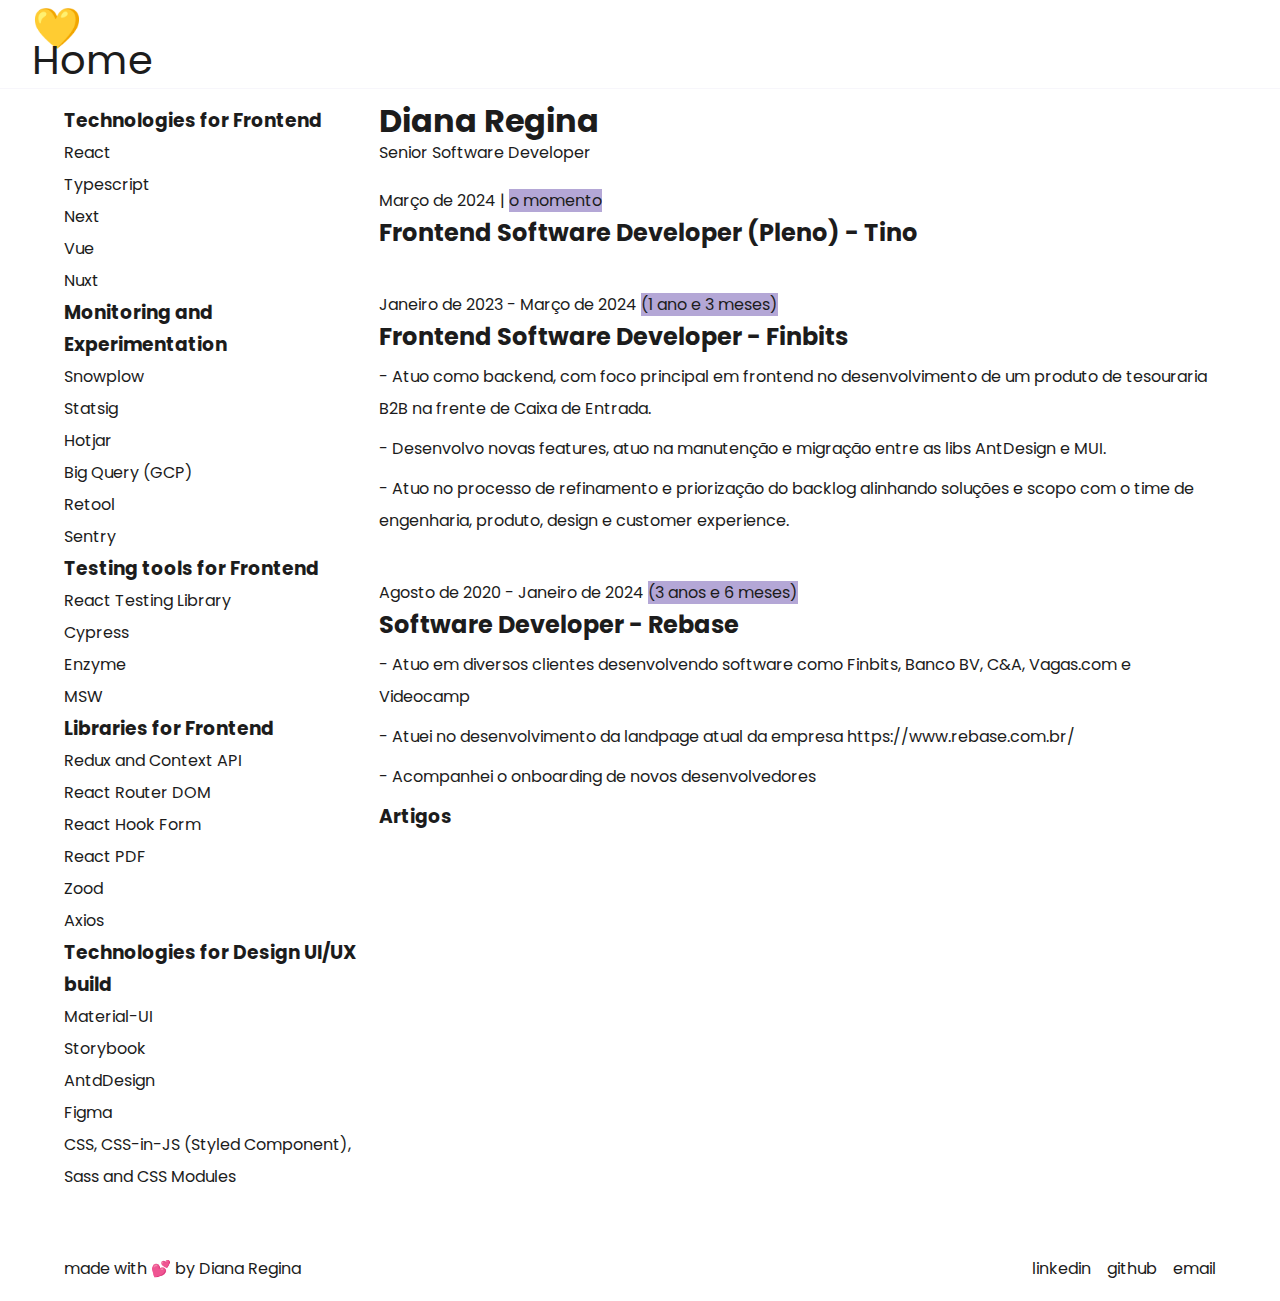
<file: resume.html>
<!DOCTYPE html>
<html lang="pt-BR">

<head>
  <meta charset="utf-8" />
  <meta name="viewport" content="width=device-width, initial-scale=1.0" />
  <link rel="stylesheet" href="styles/main.css" />
  <link rel="shortcut icon" href="favicon.png" type="image/png" />
  <title>Diana Regina | Software Developer</title>
  <meta name="author" content="Diana Regina" />
  <meta name="keywords" content="Diana, Regina, Dev, HTML, CSS, JavaScript, Typescript, Vue, Elixir, Phoenix, AWS" />
  <meta name="description"
    content="Diana Regina é desenvolvedora de software (com foco em frontend) que trabalha com React, Typescript, Vue, Rails e Elixir." />
</head>

<body>
  <header class="header">
    <a class="header__btn" href="./index.html">💛 Home</a>
  </header>

  <section class="resume__container">
    <aside>
      <div>
        <h3>Technologies for Frontend</h3>
        <ul>
          <li>React</li>
          <li>Typescript</li>
          <li>Next</li>
          <li>Vue</li>
          <li>Nuxt</li>
        </ul>
      </div>

      <div>
        <h3>Monitoring and Experimentation</h3>
        <ul>
          <li>Snowplow</li>
          <li>Statsig</li>
          <li>Hotjar</li>
          <li>Big Query (GCP)</li>
          <li>Retool</li>
          <li>Sentry</li>
        </ul>
      </div>

      <div>
        <h3>Testing tools for Frontend</h3>
        <ul>
          <li>React Testing Library</li>
          <li>Cypress</li>
          <li>Enzyme</li>
          <li>MSW</li>
        </ul>
      </div>

      <div>
        <h3>Libraries for Frontend</h3>
        <ul>
          <li>Redux and Context API</li>
          <li>React Router DOM</li>
          <li>React Hook Form</li>
          <li>React PDF</li>
          <li>Zood</li>
          <li>Axios</li>
        </ul>
      </div>

      <div>
        <h3>Technologies for Design UI/UX build</h3>
        <ul>
          <li>Material-UI</li>
          <li>Storybook</li>
          <li>AntdDesign</li>
          <li>Figma</li>
          <li>CSS, CSS-in-JS (Styled Component), Sass and CSS Modules</li>
        </ul>
      </div>
    </aside>

    <div>
      <h1>Diana Regina</h1>
      <p>Senior Software Developer</p>

      <!-- <p>Desenvolvedora valorizada por gerar boas entregas e experiencias em produtos web. 
          Eu desenvolvo e participo de produtos de qualidade, escaláveis, fáceis de usar e testar</p> -->
      <!-- <p>Atuo como desenvolvedora frontend há mais de 4 anos no mercado. Comecei minha carreira 
            em uma consultoria e passei por 2 statups. Me preocupo em desenvolver produtos com alta qualidade 
            e experiencia para os usuários atendendo as necessidades das empresas. Priorizo ambientes que me permitam
            inovar, participar das decisões e trabalhar com autonimia e flexibilidade. 
          </p> -->

      <div class="experience__inner">
        <div>
          <time pubdate class="mb">Março de 2024 | <span class="clip">o momento</span></time>
          <h2 class="mb">Frontend Software Developer (Pleno) - Tino</h2>
        </div>

        <div>
          <time pubdate class="mb">Janeiro de 2023 - Março de 2024 <span class="clip">(1 ano e 3 meses)</span></time>
          <h2 class="mb">Frontend Software Developer - Finbits</h2>

          <ul>
            <li class="mb">
              - Atuo como backend, com foco principal em frontend no desenvolvimento de um produto de
              tesouraria B2B na frente de Caixa de Entrada.
            </li>

            <li class="mb">- Desenvolvo novas features, atuo na
              manutenção e migração entre as libs AntDesign e MUI.</li>

            <li class="mb">- Atuo no processo de refinamento e priorização do backlog alinhando soluções e scopo com
              o time de engenharia, produto, design e customer experience.</li>
          </ul>
        </div>

        <div>
          <time pubdate class="mb">Agosto de 2020 - Janeiro de 2024 <span class="clip">(3 anos e 6 meses)</span></time>
          <h2 class="mb">Software Developer - Rebase</h2>

          <ul>
            <li class="mb">
              - Atuo em diversos clientes desenvolvendo software como Finbits,
              Banco BV, C&A, Vagas.com e Videocamp
            </li>

            <li class="mb">
              - Atuei no desenvolvimento da landpage atual da empresa
              <a href="https://www.rebase.com.br/" target="_blank" rel="noopener noreferrer">
                https://www.rebase.com.br/
              </a>
            </li>

            <li class="mb">- Acompanhei o onboarding de novos desenvolvedores</li>
          </ul>
        </div>
      </div>

      <div>
        <h3>Artigos</h3>
      </div>
  </section>

  <footer class="footer">
    <p>made with 💕 by Diana Regina</p>
    <nav>
      <ul class="flex">
        <li>
          <a href="https://www.linkedin.com/in/diana-regina/" target="_blank" rel="noopener noreferrer">
            linkedin
          </a>
        </li>
        <li>
          <a href="https://github.com/reginadiana" target="_blank" rel="noopener noreferrer">
            github
          </a>
        </li>
        <li><a href="mailto:dianareginadr19@gmail.com">email</a></li>
      </ul>
    </nav>
  </footer>
</body>

</html>
</file>
<file: styles/main.css>
@import url('./index.css');

*,
*::after,
*::before {
  box-sizing: border-box;
}

:root {
  /* Light theme variables */
  --color-purple: #b4a7d6;
  --color-black: #1c1c1cff;
  --color-white: #fff;
  --color-background: #fff;
  --color-text: #1c1c1cff;

  --screen-mobile: 320;
  --screen-tablet: 890;
  --screen-desktop: 1200;

  --gap: 8px;
}

[data-theme="dark"] {
  --color-background: #1c1c1cff;
  --color-text: #fff;
}

/* Language-specific styles */
[data-language="en"] .pt-only {
  display: none;
}

[data-language="pt"] .en-only {
  display: none;
}

::-moz-selection { /* Code for Firefox */
  color: var(--color-black);
  background: var(--color-purple);
}

::selection {
  color: var(--color-black);
  background: var(--color-purple);
}

body {
  font-family: 'Poppins', sans-serif;
  background-color: var(--color-background);
  color: var(--color-text);
  margin: 0;

  display: flex;
  flex-direction: column;
  justify-content: space-between;
  
  height: 100vh;
}

body.menu-open {
  overflow: hidden;
}

ul {
  list-style: none;
  padding: 0;
}

a {
  text-decoration: none;
}

a:hover, a:focus {
  color: var(--color-purple);
}

h1,
h2,
h3,
p,
ul, 
a,
time,
strong,
button {
  margin: 0;
  color: var(--color-text);
  line-height: 32px;
}

header, section, footer {
  padding: 16px;
}

@media (min-width: 890px) {
  header, section, footer {
    padding: 16px 64px;
  }
}

.flex {
  display: flex;
  gap: 1rem;
}

.mb {
  margin-bottom: var(--gap);
}

.clip {
  background-color: var(--color-purple);
  color: var(--color-black);
}

.floating-theme-toggle {
  position: fixed;
  bottom: 24px;
  right: 24px;
  width: 48px;
  height: 48px;
  border-radius: 50%;
  background-color: transparent;
  color: var(--color-black);
  border: none;
  cursor: pointer;
  display: flex;
  align-items: center;
  justify-content: center;
  font-size: 24px;
  box-shadow: 0 2px 8px rgba(0, 0, 0, 0.2);
  z-index: 1000;
  transition: transform 0.2s ease;
}

.floating-theme-toggle:hover {
  transform: scale(1.1);
  background-color: #333;
}

.floating-theme-toggle.hidden {
  opacity: 0;
  transform: translateY(20px);
  pointer-events: none;
}

.floating-scroll-top {
  position: fixed;
  bottom: 90px; /* Positioned above the dark mode button */
  right: 24px;
  width: 48px;
  height: 48px;
  background-color: transparent;
  color: #fff;
  border: none;
  padding: 12px;
  border-radius: 50%;
  font-size: 1.2rem;
  cursor: pointer;
  transition: all 0.3s ease;
  z-index: 101;
  opacity: 1;
  transform: translateY(0);
  display: flex;
  align-items: center;
  justify-content: center;
}

.floating-scroll-top.hidden {
  opacity: 0;
  transform: translateY(20px);
  pointer-events: none;
}

.floating-scroll-top:hover {
  transform: scale(1.1);
  background-color: #333;
}

.experience__inner {
  display: flex;
  flex-direction: column;
  gap: 32px;
}

.experience__item {
  background-color: var(--color-background);
  border: 1px solid var(--color-purple);
  border-radius: 8px;
  padding: 24px;
}

.experience__item time {
  display: block;
  margin-bottom: 16px;
  color: var(--color-purple);
}

.experience__item h2 {
  margin-bottom: 16px;
  color: var(--color-text);
}

.experience__item p {
  margin-bottom: 16px;
  line-height: 1.6;
}

.experience__item ul {
  list-style-type: none;
  padding-left: 0;
}

.experience__item li {
  margin-bottom: 12px;
  padding-left: 24px;
  position: relative;
  line-height: 1.6;
}

.experience__item li::before {
  content: "※";
  position: absolute;
  left: 0;
  color: var(--color-purple);
}

.experience__item strong {
  color: var(--color-purple);
  display: block;
  margin-bottom: 4px;
}

@media (max-width: 890px) {
  .experience__item {
    padding: 16px;
  }
}

.education__inner {
  display: flex;
  flex-direction: column;
  gap: 32px;
}

.education__item {
  background-color: var(--color-background);
  border-left: 4px solid var(--color-purple);
  padding: 24px;
  position: relative;
  transition: transform 0.2s ease;
}

.education__item:hover {
  transform: translateX(8px);
}

.education__item time {
  display: block;
  margin-bottom: 8px;
  color: var(--color-purple);
  font-size: 0.9em;
}

.education__item h2 {
  margin-bottom: 16px;
  color: var(--color-text);
  position: relative;
}

.education__item h2::before {
  position: absolute;
  left: -8px;
  top: 50%;
  transform: translateY(-50%);
}

.education__item p {
  margin-bottom: 16px;
  line-height: 1.6;
}

.education__item ul {
  list-style-type: none;
  padding-left: 16px;
}

.education__item li {
  margin-bottom: 12px;
  position: relative;
  line-height: 1.6;
}

.education__item li::before {
  content: "→";
  position: absolute;
  left: -16px;
  color: var(--color-purple);
}

@media (max-width: 890px) {
  .education__item {
    padding: 16px;
  }
}

.skills__inner {
  display: grid;
  grid-template-columns: repeat(auto-fit, minmax(280px, 1fr));
  gap: 24px;
  margin-block: 24px;
}

.skills {
  background-color: var(--color-background);
  position: relative;
  overflow: hidden;
}

.skills::after {
  content: "";
  position: absolute;
  top: 0;
  right: 0;
  width: 100px;
  height: 100px;
  background: radial-gradient(circle, var(--color-purple) 0%, transparent 70%);
  opacity: 0.1;
  transition: opacity 0.3s ease;
}

.skills:hover::after {
  opacity: 0.2;
}

.skills h2 {
  color: var(--color-purple);
  margin-bottom: 20px;
  font-size: 1.1em;
  font-weight: 600;
  position: relative;
  display: inline-block;
  padding-right: 12px;
}

.skills h2::after {
  content: "";
  position: absolute;
  right: 0;
  top: 50%;
  transform: translateY(-50%);
  width: 8px;
  height: 8px;
  background-color: var(--color-purple);
  border-radius: 50%;
}

.skills ul {
  display: flex;
  flex-wrap: wrap;
  gap: 8px;
}

.skills li {
  color: var(--color-text);
  background-color: rgba(180, 167, 214, 0.1);
  padding: 6px 12px;
  border-radius: 4px;
  font-size: 0.9em;
  transition: all 0.2s ease;
}

.skills li:hover {
  background-color: var(--color-purple);
  color: var(--color-black);
  transform: translateY(-2px);
}

@media (max-width: 890px) {
  .skills__inner {
    grid-template-columns: 1fr;
  }
}

.about__content {
  max-width: 1000px;
}

.about__container {
  margin-top: 40px;
  display: flex;
  flex-direction: column;
  gap: 48px;
}

.about__main {
  display: flex;
  flex-direction: column;
  gap: 32px;
}

.about__intro {
  font-size: 1.3em;
  line-height: 1.6;
  color: var(--color-text);
  max-width: 600px;
  position: relative;
  padding-left: 24px;
}

.about__intro::before {
  content: "";
  position: absolute;
  left: 0;
  top: 0;
  bottom: 0;
  width: 4px;
  background: var(--color-purple);
  border-radius: 2px;
}

.about__journey {
  display: flex;
  flex-direction: column;
  gap: 24px;
  position: relative;
  padding-left: 24px;
}

.about__journey::before {
  content: "";
  position: absolute;
  left: 0;
  top: 0;
  bottom: 0;
  width: 2px;
  background: linear-gradient(to bottom, var(--color-purple), transparent);
  opacity: 0.2;
}

.about__journey-item {
  display: flex;
  gap: 16px;
  position: relative;
}

.about__journey-marker {
  width: 12px;
  height: 12px;
  background: var(--color-purple);
  border-radius: 50%;
  flex-shrink: 0;
  margin-top: 6px;
  position: relative;
  transition: transform 0.3s ease;
}

.about__journey-item:hover .about__journey-marker {
  transform: scale(1.3);
}

.about__journey-content {
  flex: 1;
}

.about__journey-content p {
  margin: 0;
  color: var(--color-text);
  line-height: 1.6;
}

.about__values {
  background: rgba(180, 167, 214, 0.05);
  border: 1px solid rgba(180, 167, 214, 0.1);
  border-radius: 12px;
  padding: 32px;
  position: relative;
  overflow: hidden;
  margin-bottom: 32px;
}

.about__values::before {
  content: "";
  position: absolute;
  top: 0;
  right: 0;
  width: 200px;
  height: 200px;
  background: radial-gradient(circle, var(--color-purple) 0%, transparent 70%);
  opacity: 0.05;
  pointer-events: none;
}

.about__values h3 {
  color: var(--color-purple);
  font-size: 1.2em;
  margin-bottom: 24px;
  font-weight: 600;
}

.about__values-list {
  list-style: none;
  padding: 0;
  margin: 0;
  display: flex;
  flex-direction: column;
  gap: 16px;
}

.about__values-list li {
  display: flex;
  align-items: flex-start;
  gap: 12px;
  color: var(--color-text);
  line-height: 1.6;
  transition: transform 0.3s ease;
}

.about__values-list li:hover {
  transform: translateX(8px);
}

.about__value-icon {
  font-size: 1.2em;
  flex-shrink: 0;
  margin-top: 2px;
}

@media (max-width: 890px) {  
  .about__container {
    gap: 32px;
  }
  
  .about__values {
    padding: 24px;
  }
}

.article__card {
  background: var(--color-background);
  border-radius: 16px;
  padding: 32px;
  margin-bottom: 32px;
  box-shadow: 0 4px 20px rgba(0, 0, 0, 0.1);
  transition: transform 0.3s ease, box-shadow 0.3s ease;
  position: relative;
  overflow: hidden;
}

.article__card:hover {
  transform: translateY(-4px);
  box-shadow: 0 8px 30px rgba(0, 0, 0, 0.15);
}

.article__card::before {
  content: "";
  position: absolute;
  top: 0;
  left: 0;
  width: 4px;
  height: 100%;
  background: var(--color-purple);
  opacity: 0;
  transition: opacity 0.3s ease;
}

.article__card:hover::before {
  opacity: 1;
}

.article__tags {
  display: flex;
  flex-wrap: wrap;
  gap: 8px;
  margin-bottom: 16px;
}

.article__tag {
  background: rgba(180, 167, 214, 0.1);
  padding: 6px 12px;
  border-radius: 20px;
  font-size: 0.9em;
  color: var(--color-purple);
  transition: background-color 0.3s ease;
}

.article__tag:hover {
  background: rgba(180, 167, 214, 0.2);
}

.article__content {
  display: flex;
  flex-direction: column;
  gap: 16px;
}

.article__content time {
  color: var(--color-purple);
  font-size: 0.9em;
}

.article__content h1 {
  font-size: 1.5em;
  line-height: 1.4;
  margin: 0;
}

.article__content p {
  margin: 0;
  line-height: 1.6;
  color: var(--color-text);
}

.article__link {
  display: inline-flex;
  align-items: center;
  gap: 8px;
  color: var(--color-purple);
  text-decoration: none;
  font-weight: 500;
  transition: gap 0.3s ease;
}

.article__link:hover {
  gap: 12px;
}

@media (max-width: 890px) {
  .article__card {
    padding: 24px;
    margin-bottom: 24px;
  }
  
  .article__content h1 {
    font-size: 1.3em;
  }
}

.header {
  padding: 16px 64px;
  background-color: var(--color-background);
  border-bottom: 1px solid rgba(180, 167, 214, 0.1);
  position: sticky;
  top: 0;
  z-index: 100;
}

.header__container {
  padding: 20px;
  width: 100%;
  display: flex;
  justify-content: space-between;
  align-items: center;
  margin: 0 auto;
}

.header__logo {
  font-size: 1.5rem;
  font-weight: 600;
  color: var(--color-text);
  text-decoration: none;
  transition: color 0.2s ease;
}

.header__logo:hover {
  color: var(--color-purple);
}

.burger-menu {
  display: none;
  flex-direction: column;
  justify-content: space-around;
  width: 28px;
  height: 24px;
  background: transparent;
  border: none;
  cursor: pointer;
  padding: 0;
  z-index: 1001;
}

.burger-menu span {
  width: 100%;
  height: 3px;
  background-color: var(--color-text);
  border-radius: 10px;
  transition: all 0.3s linear;
  position: relative;
  transform-origin: 1px;
}

.burger-menu.active span:nth-child(1) {
  transform: rotate(45deg);
}

.burger-menu.active span:nth-child(2) {
  opacity: 0;
  transform: translateX(20px);
}

.burger-menu.active span:nth-child(3) {
  transform: rotate(-45deg);
}

.header__nav {
  display: flex;
  gap: 24px;
}

.header__nav a {
  color: var(--color-text);
  text-decoration: none;
  transition: color 0.3s ease;
}

.header__nav a:hover {
  color: var(--color-primary);
}

.mobile-header {
  display: none;
}

@media (max-width: 890px) {
  .header {
    padding: 16px 24px;
  }

  .burger-menu {
    display: flex;
  }

  .mobile-header {
    display: block;
  }

  .header__container {
    padding: 0;
    flex-wrap: wrap;
  }

  .header__container .language-toggle-container {
    display: none;
  }

  .mobile-header .language-toggle-container {
    display: flex;
    align-items: center;
    gap: 8px;
  }

  .header__nav {
    flex-direction: column;
    position: fixed;
    top: 0;
    left: -100%;
    width: 75%;
    height: 100vh;
    background: var(--color-background);
    box-shadow: 2px 0 5px rgba(0, 0, 0, 0.1);
    padding: 80px 20px 20px;
    transition: left 0.3s ease;
    z-index: 1000;
  }

  .header__nav.active {
    left: 0;
  }

  .header__nav a {
    padding: 12px 0;
    border-bottom: 1px solid rgba(0, 0, 0, 0.05);
    font-size: 18px;
  }
}

.header__btn {
  font-size: 2.5rem;
  text-decoration: none;
  color: var(--color-text);
  transition: all 0.2s ease;
  cursor: pointer;
  display: inline-flex;
  align-items: center;
  justify-content: center;
  width: 56px;
  height: 56px;
  border-radius: 8px;
  background-color: transparent;
}

.header__btn:hover {
  color: var(--color-purple);
  background-color: rgba(180, 167, 214, 0.1);
  transform: none;
}

/* Language Toggle Container Styles */
.language-toggle-container {
  display: flex;
  align-items: center;
  margin-left: auto;
  gap: 5px;
}

.language-toggle-container .lang-label {
  font-size: 0.9rem;
  font-weight: 500;
  color: var(--color-text);
  cursor: pointer;
  user-select: none;
}

.language-toggle {
  position: relative;
  display: inline-block;
  width: 40px;
  height: 22px;
  margin: 0 5px;
}

.language-toggle input {
  opacity: 0;
  width: 0;
  height: 0;
}

.slider {
  position: absolute;
  cursor: pointer;
  top: 0;
  left: 0;
  right: 0;
  bottom: 0;
  background-color: #ccc;
  transition: .3s;
  border-radius: 22px;
  z-index: 1;
}

.slider:before {
  position: absolute;
  content: "";
  height: 16px;
  width: 16px;
  left: 3px;
  bottom: 3px;
  background-color: white;
  transition: .3s;
  border-radius: 50%;
  z-index: 2;
}

input:checked + .slider {
  background-color: var(--color-purple);
}

input:checked + .slider:before {
  transform: translateX(18px);
}

@media print {
  .language-toggle-container {
    display: none;
  }
}
</file>
<file: styles/curriculo.css>
body {
  font-family: 'Inter', -apple-system, BlinkMacSystemFont, 'Segoe UI', Roboto, Oxygen, Ubuntu, Cantarell, 'Open Sans', 'Helvetica Neue', sans-serif;
  line-height: 1.6;
  color: #000;
  max-width: 800px;
  margin: 0 auto;
  padding: 20px;
}

header {
  display: flex;
  align-items: center;
  justify-content: space-between;
  padding: 20px;
  margin-bottom: 20px;
  border-bottom: 1px solid #000;
}

header a {
  color: #000;
  text-decoration: none;
  font-weight: 500;
}

header a:hover {
  text-decoration: underline;
}

main {
  margin-bottom: 40px;
}

section {
  margin-bottom: 40px;
}

h1 {
  font-size: 2.5em;
  margin-bottom: 20px;
  font-weight: 700;
}

h2 {
  font-size: 1.5em;
  margin-bottom: 20px;
  border-bottom: 1px solid #000;
  padding-bottom: 10px;
  font-weight: 600;
}

h3 {
  font-size: 1.2em;
  margin: 20px 0 10px;
  font-weight: 600;
}

p {
  margin-bottom: 10px;
  font-weight: 400;
}

ul {
  list-style-type: disc;
  margin-left: 20px;
  margin-bottom: 20px;
}

li {
  margin-bottom: 5px;
  font-weight: 400;
}

footer {
  margin-top: 40px;
  padding-top: 20px;
  border-top: 1px solid #000;
  display: flex;
  justify-content: space-between;
  align-items: center;
  position: relative;
}

footer p {
  margin: 0;
  font-weight: 500;
}

footer nav {
  margin-left: 20px;
}

footer ul {
  list-style: none;
  padding: 0;
  margin: 0;
  display: flex;
  gap: 20px;
}

footer li {
  display: inline;
  margin: 0;
}

footer a {
  color: #000;
  text-decoration: none;
  font-weight: 500;
  transition: opacity 0.2s ease;
}

footer a:hover {
  opacity: 0.7;
}

@media (max-width: 600px) {
  footer {
    flex-direction: column;
    gap: 20px;
    text-align: center;
  }

  footer nav {
    margin-left: 0;
  }

  footer ul {
    justify-content: center;
  }
}

.floating-download {
  position: fixed;
  bottom: 20px;
  right: 20px;
  background-color: #ff0000;
  color: #fff;
  border: none;
  padding: 12px 24px;
  border-radius: 8px;
  font-family: 'Inter', -apple-system, BlinkMacSystemFont, 'Segoe UI', Roboto, Oxygen, Ubuntu, Cantarell, 'Open Sans', 'Helvetica Neue', sans-serif;
  font-weight: 500;
  font-size: 1rem;
  cursor: pointer;
  transition: all 0.3s ease;
  z-index: 100;
  opacity: 1;
  transform: translateY(0);
}

.floating-download:hover {
  background-color: #cc0000;
  transform: translateY(-2px);
  box-shadow: 0 4px 8px rgba(0, 0, 0, 0.2);
}

.floating-download.hidden {
  opacity: 0;
  transform: translateY(20px);
  pointer-events: none;
}

@media print {
  body {
    padding: 0;
  }
  
  header a {
    display: none;
  }
  
  footer {
    display: none;
  }
  
  .floating-download {
    display: none;
  }
}


.floating-scroll-top {
  position: fixed;
  bottom: 70px; /* Positioned above the dark mode button */
  right: 24px;
  width: 48px;
  height: 48px;
  background-color: transparent;
  color: #fff;
  border: none;
  padding: 12px;
  border-radius: 50%;
  font-size: 1.2rem;
  cursor: pointer;
  transition: all 0.3s ease;
  z-index: 101;
  opacity: 1;
  transform: translateY(0);
  display: flex;
  align-items: center;
  justify-content: center;
}

.floating-scroll-top.hidden {
  opacity: 0;
  transform: translateY(20px);
  pointer-events: none;
}

.floating-scroll-top:hover {
  transform: scale(1.1);
  background-color: #333;
}

/* Language Toggle */
.language-toggle-container {
  display: flex;
  align-items: center;
  margin-left: auto;
}

.lang-label {
  margin: 0 5px;
  font-size: 0.9rem;
}

.language-toggle {
  position: relative;
  display: inline-block;
  width: 40px; 
  height: 22px;
}

.language-toggle input {
  opacity: 0;
  width: 0;
  height: 0;
}

.slider {
  position: absolute;
  cursor: pointer;
  top: 0;
  left: 0;
  right: 0;
  bottom: 0;
  background-color: #ccc;
  transition: .3s;
  border-radius: 22px;
}

.slider:before {
  position: absolute;
  content: "";
  height: 16px;
  width: 16px;
  left: 3px;
  bottom: 3px;
  background-color: white;
  transition: .3s;
  border-radius: 50%;
}

input:checked + .slider {
  background-color: #000;
}

input:checked + .slider:before {
  transform: translateX(18px);
}

@media print {
  .language-toggle-container {
    display: none;
  }
}
</file>
